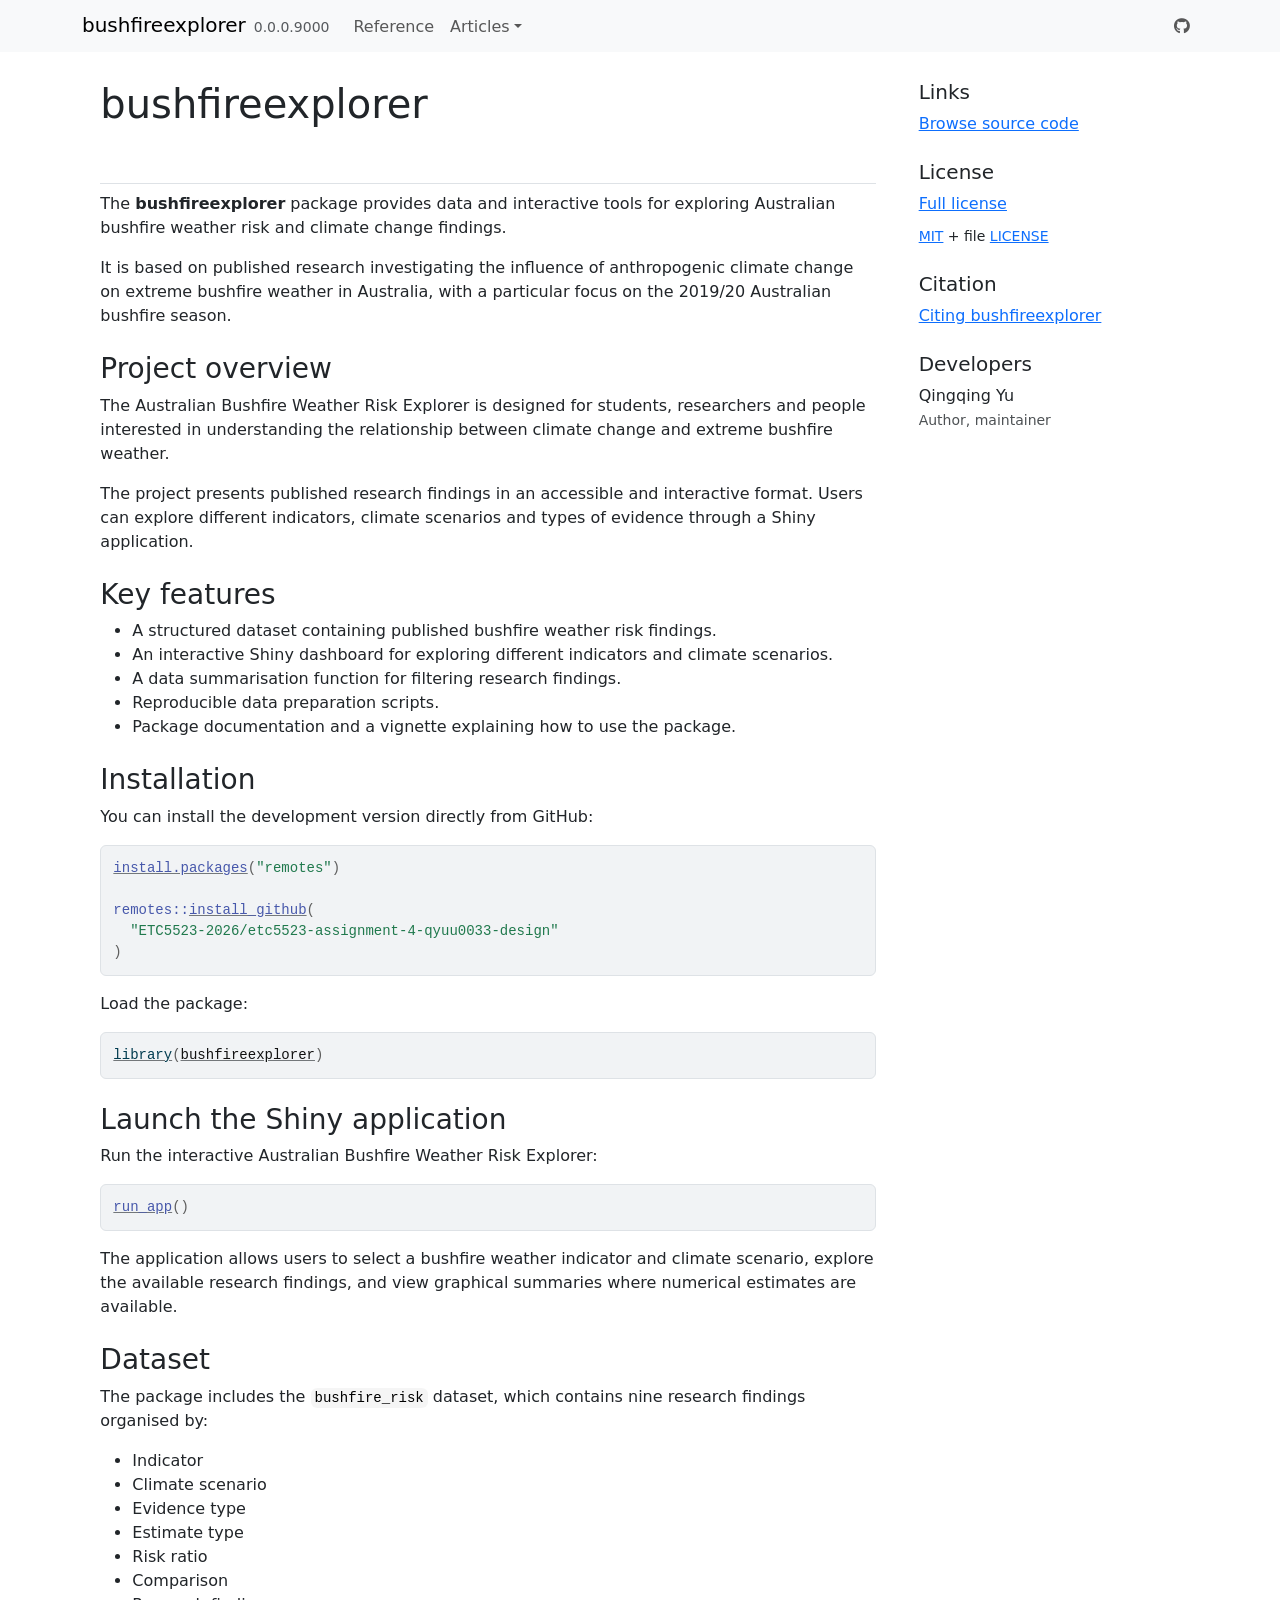
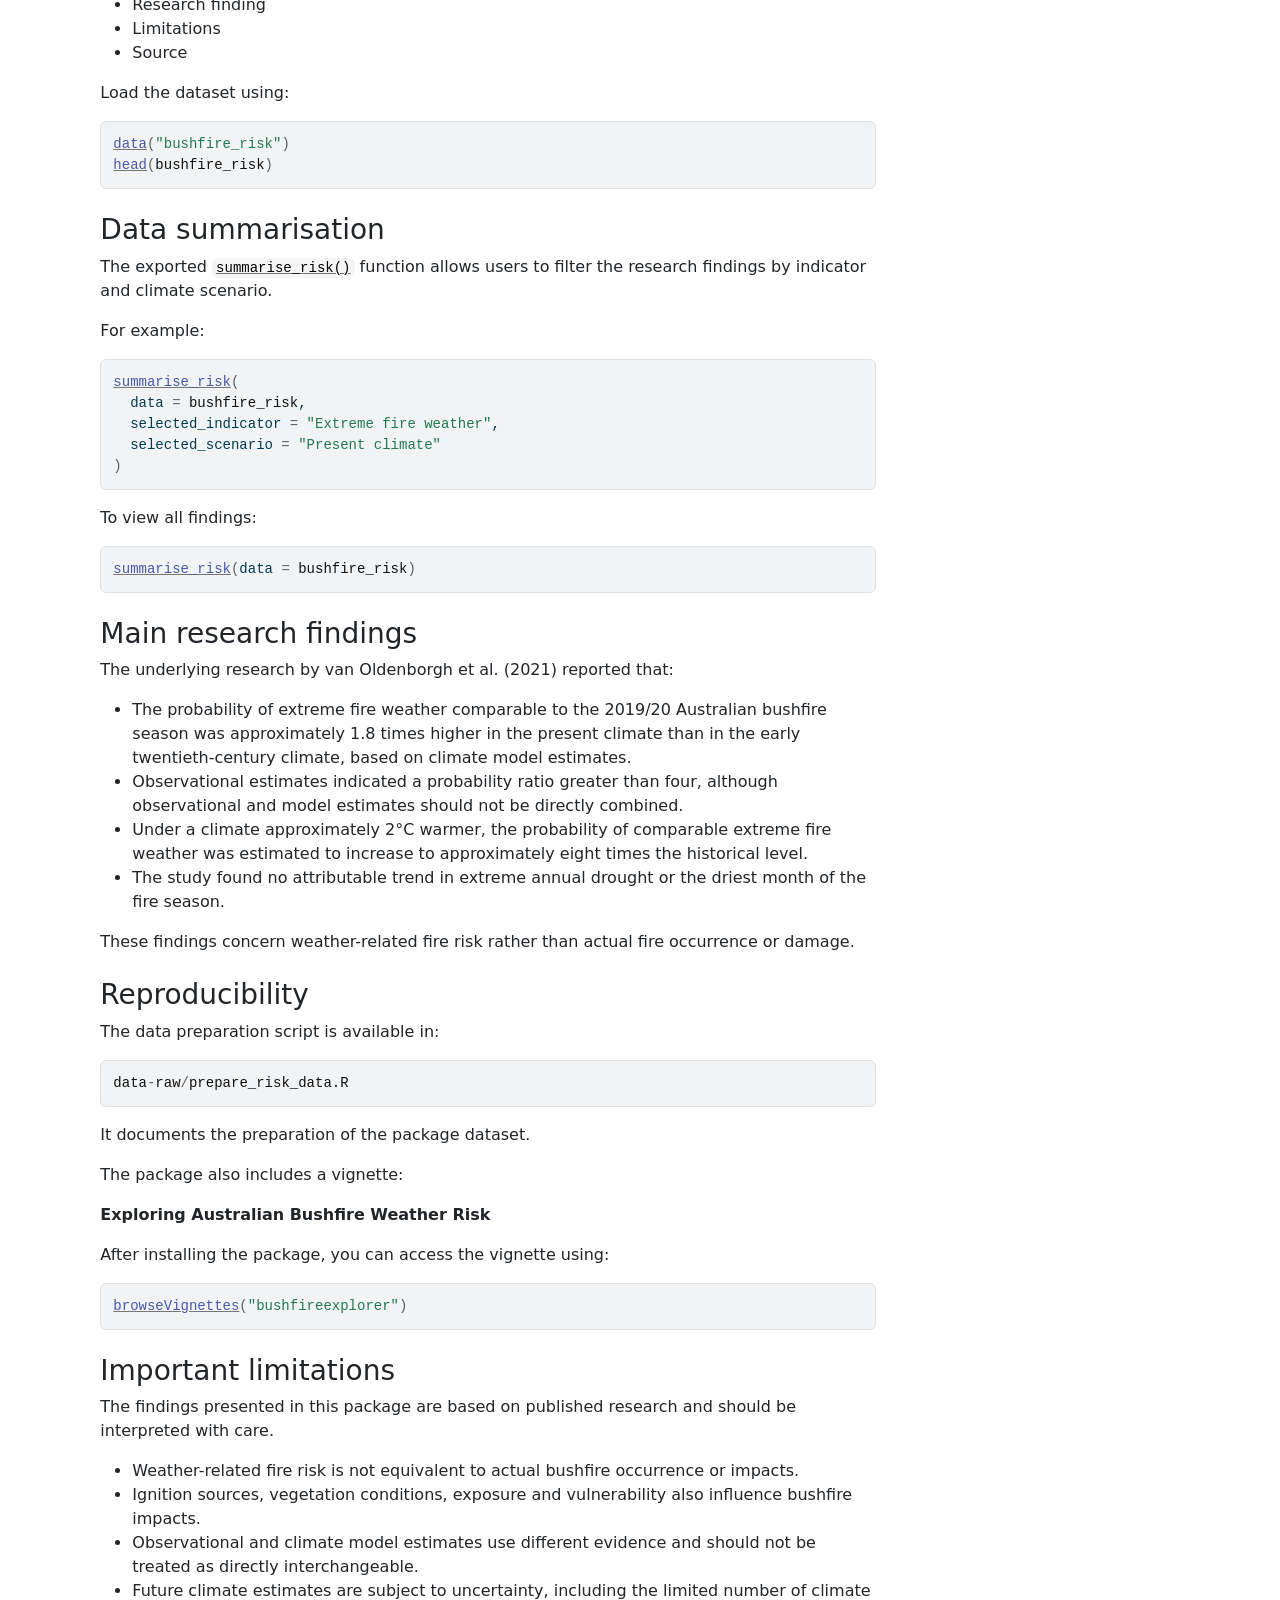
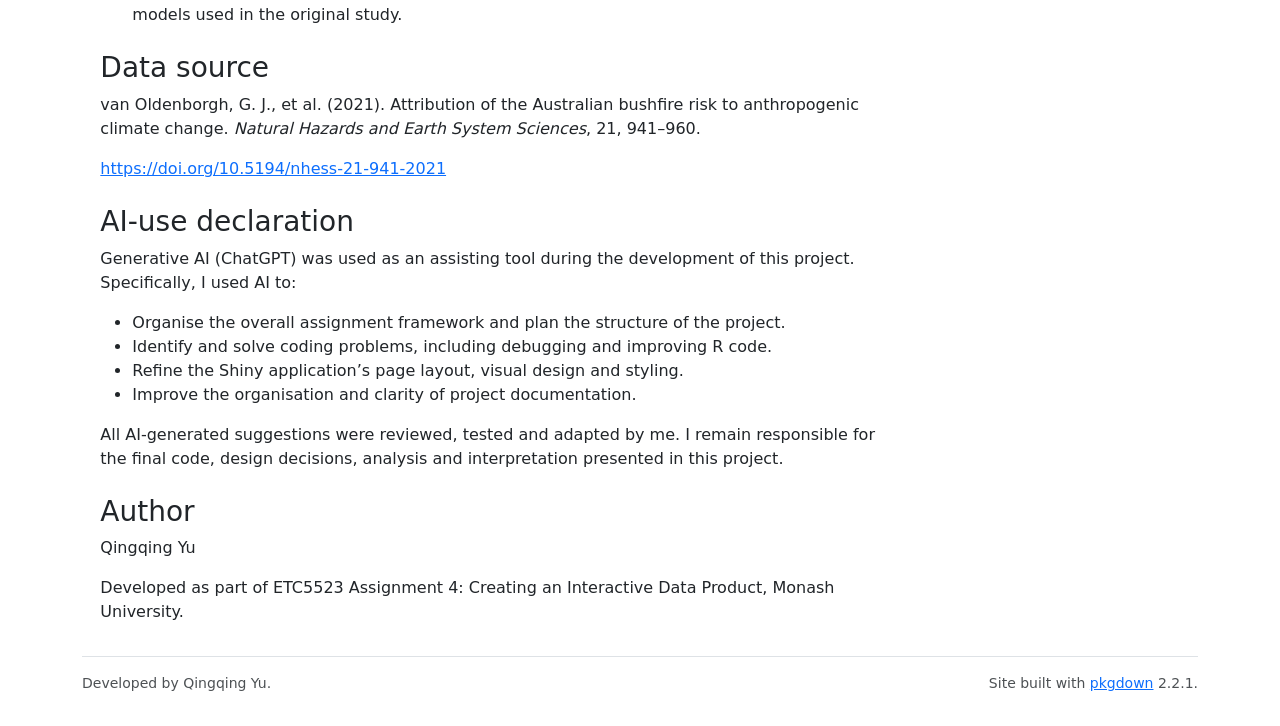
<file: docs/index.html>
<!DOCTYPE html>
<!-- Generated by pkgdown: do not edit by hand --><html lang="en">
<head>
<meta http-equiv="Content-Type" content="text/html; charset=UTF-8">
<meta charset="utf-8">
<meta http-equiv="X-UA-Compatible" content="IE=edge">
<meta name="viewport" content="width=device-width, initial-scale=1, shrink-to-fit=no">
<title>Australian Bushfire Weather Risk Explorer • bushfireexplorer</title>
<script src="deps/jquery-3.6.0/jquery-3.6.0.min.js"></script><meta name="viewport" content="width=device-width, initial-scale=1, shrink-to-fit=no">
<link href="deps/bootstrap-5.3.1/bootstrap.min.css" rel="stylesheet">
<script src="deps/bootstrap-5.3.1/bootstrap.bundle.min.js"></script><link href="deps/font-awesome-6.5.2/css/all.min.css" rel="stylesheet">
<link href="deps/font-awesome-6.5.2/css/v4-shims.min.css" rel="stylesheet">
<script src="deps/headroom-0.11.0/headroom.min.js"></script><script src="deps/headroom-0.11.0/jQuery.headroom.min.js"></script><script src="deps/bootstrap-toc-1.0.1/bootstrap-toc.min.js"></script><script src="deps/clipboard.js-2.0.11/clipboard.min.js"></script><script src="deps/search-1.0.0/autocomplete.jquery.min.js"></script><script src="deps/search-1.0.0/fuse.min.js"></script><script src="deps/search-1.0.0/mark.min.js"></script><!-- pkgdown --><script src="pkgdown.js"></script><meta property="og:title" content="Australian Bushfire Weather Risk Explorer">
<meta name="description" content="Provides data and interactive tools for exploring Australian bushfire weather risk and climate change findings.">
<meta property="og:description" content="Provides data and interactive tools for exploring Australian bushfire weather risk and climate change findings.">
</head>
<body>
    <a href="#main" class="visually-hidden-focusable">Skip to contents</a>


    <nav class="navbar navbar-expand-lg fixed-top bg-light" data-bs-theme="light" aria-label="Site navigation"><div class="container">

    <a class="navbar-brand me-2" href="index.html">bushfireexplorer</a>

    <small class="nav-text text-muted me-auto" data-bs-toggle="tooltip" data-bs-placement="bottom" title="">0.0.0.9000</small>


    <button class="navbar-toggler" type="button" data-bs-toggle="collapse" data-bs-target="#navbar" aria-controls="navbar" aria-expanded="false" aria-label="Toggle navigation">
      <span class="navbar-toggler-icon"></span>
    </button>

    <div id="navbar" class="collapse navbar-collapse ms-3">
      <ul class="navbar-nav me-auto">
<li class="nav-item"><a class="nav-link" href="reference/index.html">Reference</a></li>
<li class="nav-item dropdown">
  <button class="nav-link dropdown-toggle" type="button" id="dropdown-articles" data-bs-toggle="dropdown" aria-expanded="false" aria-haspopup="true">Articles</button>
  <ul class="dropdown-menu" aria-labelledby="dropdown-articles">
<li><a class="dropdown-item" href="articles/exploring-bushfire-risk.html">Exploring Australian Bushfire Weather Risk</a></li>
  </ul>
</li>
      </ul>
<ul class="navbar-nav">
<li class="nav-item"><a class="external-link nav-link" href="https://github.com/ETC5523-2026/etc5523-assignment-4-qyuu0033-design" aria-label="GitHub"><span class="fa fa-github"></span></a></li>
      </ul>
</div>


  </div>
</nav><div class="container template-home">
<div class="row">
  <main id="main" class="col-md-9"><div class="section level1">
<div class="page-header"><h1 id="bushfireexplorer">bushfireexplorer<a class="anchor" aria-label="anchor" href="#bushfireexplorer"></a>
</h1></div>
<!-- badges: start -->
<!-- badges: end -->
<p>The <strong>bushfireexplorer</strong> package provides data and interactive tools for exploring Australian bushfire weather risk and climate change findings.</p>
<p>It is based on published research investigating the influence of anthropogenic climate change on extreme bushfire weather in Australia, with a particular focus on the 2019/20 Australian bushfire season.</p>
<div class="section level2">
<h2 id="project-overview">Project overview<a class="anchor" aria-label="anchor" href="#project-overview"></a>
</h2>
<p>The Australian Bushfire Weather Risk Explorer is designed for students, researchers and people interested in understanding the relationship between climate change and extreme bushfire weather.</p>
<p>The project presents published research findings in an accessible and interactive format. Users can explore different indicators, climate scenarios and types of evidence through a Shiny application.</p>
</div>
<div class="section level2">
<h2 id="key-features">Key features<a class="anchor" aria-label="anchor" href="#key-features"></a>
</h2>
<ul>
<li>A structured dataset containing published bushfire weather risk findings.</li>
<li>An interactive Shiny dashboard for exploring different indicators and climate scenarios.</li>
<li>A data summarisation function for filtering research findings.</li>
<li>Reproducible data preparation scripts.</li>
<li>Package documentation and a vignette explaining how to use the package.</li>
</ul>
</div>
<div class="section level2">
<h2 id="installation">Installation<a class="anchor" aria-label="anchor" href="#installation"></a>
</h2>
<p>You can install the development version directly from GitHub:</p>
<div class="sourceCode" id="cb1"><pre class="downlit sourceCode r">
<code class="sourceCode R"><span><span class="fu"><a href="https://rdrr.io/r/utils/install.packages.html" class="external-link">install.packages</a></span><span class="op">(</span><span class="st">"remotes"</span><span class="op">)</span></span>
<span></span>
<span><span class="fu">remotes</span><span class="fu">::</span><span class="fu"><a href="https://remotes.r-lib.org/reference/install_github.html" class="external-link">install_github</a></span><span class="op">(</span></span>
<span>  <span class="st">"ETC5523-2026/etc5523-assignment-4-qyuu0033-design"</span></span>
<span><span class="op">)</span></span></code></pre></div>
<p>Load the package:</p>
<div class="sourceCode" id="cb2"><pre class="downlit sourceCode r">
<code class="sourceCode R"><span><span class="kw"><a href="https://rdrr.io/r/base/library.html" class="external-link">library</a></span><span class="op">(</span><span class="va"><a href="https://etc5523-2026.github.io/etc5523-assignment-4-qyuu0033-design/">bushfireexplorer</a></span><span class="op">)</span></span></code></pre></div>
</div>
<div class="section level2">
<h2 id="launch-the-shiny-application">Launch the Shiny application<a class="anchor" aria-label="anchor" href="#launch-the-shiny-application"></a>
</h2>
<p>Run the interactive Australian Bushfire Weather Risk Explorer:</p>
<div class="sourceCode" id="cb3"><pre class="downlit sourceCode r">
<code class="sourceCode R"><span><span class="fu"><a href="reference/run_app.html">run_app</a></span><span class="op">(</span><span class="op">)</span></span></code></pre></div>
<p>The application allows users to select a bushfire weather indicator and climate scenario, explore the available research findings, and view graphical summaries where numerical estimates are available.</p>
</div>
<div class="section level2">
<h2 id="dataset">Dataset<a class="anchor" aria-label="anchor" href="#dataset"></a>
</h2>
<p>The package includes the <code>bushfire_risk</code> dataset, which contains nine research findings organised by:</p>
<ul>
<li>Indicator</li>
<li>Climate scenario</li>
<li>Evidence type</li>
<li>Estimate type</li>
<li>Risk ratio</li>
<li>Comparison</li>
<li>Research finding</li>
<li>Limitations</li>
<li>Source</li>
</ul>
<p>Load the dataset using:</p>
<div class="sourceCode" id="cb4"><pre class="downlit sourceCode r">
<code class="sourceCode R"><span><span class="fu"><a href="https://rdrr.io/r/utils/data.html" class="external-link">data</a></span><span class="op">(</span><span class="st">"bushfire_risk"</span><span class="op">)</span></span>
<span><span class="fu"><a href="https://rdrr.io/r/utils/head.html" class="external-link">head</a></span><span class="op">(</span><span class="va">bushfire_risk</span><span class="op">)</span></span></code></pre></div>
</div>
<div class="section level2">
<h2 id="data-summarisation">Data summarisation<a class="anchor" aria-label="anchor" href="#data-summarisation"></a>
</h2>
<p>The exported <code><a href="reference/summarise_risk.html">summarise_risk()</a></code> function allows users to filter the research findings by indicator and climate scenario.</p>
<p>For example:</p>
<div class="sourceCode" id="cb5"><pre class="downlit sourceCode r">
<code class="sourceCode R"><span><span class="fu"><a href="reference/summarise_risk.html">summarise_risk</a></span><span class="op">(</span></span>
<span>  data <span class="op">=</span> <span class="va">bushfire_risk</span>,</span>
<span>  selected_indicator <span class="op">=</span> <span class="st">"Extreme fire weather"</span>,</span>
<span>  selected_scenario <span class="op">=</span> <span class="st">"Present climate"</span></span>
<span><span class="op">)</span></span></code></pre></div>
<p>To view all findings:</p>
<div class="sourceCode" id="cb6"><pre class="downlit sourceCode r">
<code class="sourceCode R"><span><span class="fu"><a href="reference/summarise_risk.html">summarise_risk</a></span><span class="op">(</span>data <span class="op">=</span> <span class="va">bushfire_risk</span><span class="op">)</span></span></code></pre></div>
</div>
<div class="section level2">
<h2 id="main-research-findings">Main research findings<a class="anchor" aria-label="anchor" href="#main-research-findings"></a>
</h2>
<p>The underlying research by van Oldenborgh et al. (2021) reported that:</p>
<ul>
<li>The probability of extreme fire weather comparable to the 2019/20 Australian bushfire season was approximately 1.8 times higher in the present climate than in the early twentieth-century climate, based on climate model estimates.</li>
<li>Observational estimates indicated a probability ratio greater than four, although observational and model estimates should not be directly combined.</li>
<li>Under a climate approximately 2°C warmer, the probability of comparable extreme fire weather was estimated to increase to approximately eight times the historical level.</li>
<li>The study found no attributable trend in extreme annual drought or the driest month of the fire season.</li>
</ul>
<p>These findings concern weather-related fire risk rather than actual fire occurrence or damage.</p>
</div>
<div class="section level2">
<h2 id="reproducibility">Reproducibility<a class="anchor" aria-label="anchor" href="#reproducibility"></a>
</h2>
<p>The data preparation script is available in:</p>
<pre class="text"><code><span><span class="va">data</span><span class="op">-</span><span class="va">raw</span><span class="op">/</span><span class="va">prepare_risk_data.R</span></span></code></pre>
<p>It documents the preparation of the package dataset.</p>
<p>The package also includes a vignette:</p>
<p><strong>Exploring Australian Bushfire Weather Risk</strong></p>
<p>After installing the package, you can access the vignette using:</p>
<div class="sourceCode" id="cb8"><pre class="downlit sourceCode r">
<code class="sourceCode R"><span><span class="fu"><a href="https://rdrr.io/r/utils/browseVignettes.html" class="external-link">browseVignettes</a></span><span class="op">(</span><span class="st">"bushfireexplorer"</span><span class="op">)</span></span></code></pre></div>
</div>
<div class="section level2">
<h2 id="important-limitations">Important limitations<a class="anchor" aria-label="anchor" href="#important-limitations"></a>
</h2>
<p>The findings presented in this package are based on published research and should be interpreted with care.</p>
<ul>
<li>Weather-related fire risk is not equivalent to actual bushfire occurrence or impacts.</li>
<li>Ignition sources, vegetation conditions, exposure and vulnerability also influence bushfire impacts.</li>
<li>Observational and climate model estimates use different evidence and should not be treated as directly interchangeable.</li>
<li>Future climate estimates are subject to uncertainty, including the limited number of climate models used in the original study.</li>
</ul>
</div>
<div class="section level2">
<h2 id="data-source">Data source<a class="anchor" aria-label="anchor" href="#data-source"></a>
</h2>
<p>van Oldenborgh, G. J., et al. (2021). Attribution of the Australian bushfire risk to anthropogenic climate change. <em>Natural Hazards and Earth System Sciences</em>, 21, 941–960.</p>
<p><a href="https://doi.org/10.5194/nhess-21-941-2021" class="external-link uri">https://doi.org/10.5194/nhess-21-941-2021</a></p>
</div>
<div class="section level2">
<h2 id="ai-use-declaration">AI-use declaration<a class="anchor" aria-label="anchor" href="#ai-use-declaration"></a>
</h2>
<p>Generative AI (ChatGPT) was used as an assisting tool during the development of this project. Specifically, I used AI to:</p>
<ul>
<li>Organise the overall assignment framework and plan the structure of the project.</li>
<li>Identify and solve coding problems, including debugging and improving R code.</li>
<li>Refine the Shiny application’s page layout, visual design and styling.</li>
<li>Improve the organisation and clarity of project documentation.</li>
</ul>
<p>All AI-generated suggestions were reviewed, tested and adapted by me. I remain responsible for the final code, design decisions, analysis and interpretation presented in this project.</p>
</div>
<div class="section level2">
<h2 id="author">Author<a class="anchor" aria-label="anchor" href="#author"></a>
</h2>
<p>Qingqing Yu</p>
<p>Developed as part of ETC5523 Assignment 4: Creating an Interactive Data Product, Monash University.</p>
</div>
</div>
  </main><aside class="col-md-3"><div class="links">
<h2 data-toc-skip>Links</h2>
<ul class="list-unstyled">
<li><a href="https://github.com/ETC5523-2026/etc5523-assignment-4-qyuu0033-design/" class="external-link">Browse source code</a></li>
</ul>
</div>

<div class="license">
<h2 data-toc-skip>License</h2>
<ul class="list-unstyled">
<li><a href="LICENSE.html">Full license</a></li>
<li><small><a href="https://opensource.org/licenses/mit-license.php" class="external-link">MIT</a> + file <a href="LICENSE-text.html">LICENSE</a></small></li>
</ul>
</div>


<div class="citation">
<h2 data-toc-skip>Citation</h2>
<ul class="list-unstyled">
<li><a href="authors.html#citation">Citing bushfireexplorer</a></li>
</ul>
</div>

<div class="developers">
<h2 data-toc-skip>Developers</h2>
<ul class="list-unstyled">
<li>Qingqing Yu <br><small class="roles"> Author, maintainer </small>   </li>
</ul>
</div>



  </aside>
</div>


    <footer><div class="pkgdown-footer-left">
  <p>Developed by Qingqing Yu.</p>
</div>

<div class="pkgdown-footer-right">
  <p>Site built with <a href="https://pkgdown.r-lib.org/" class="external-link">pkgdown</a> 2.2.1.</p>
</div>

    </footer>
</div>





  </body>
</html>
</file>
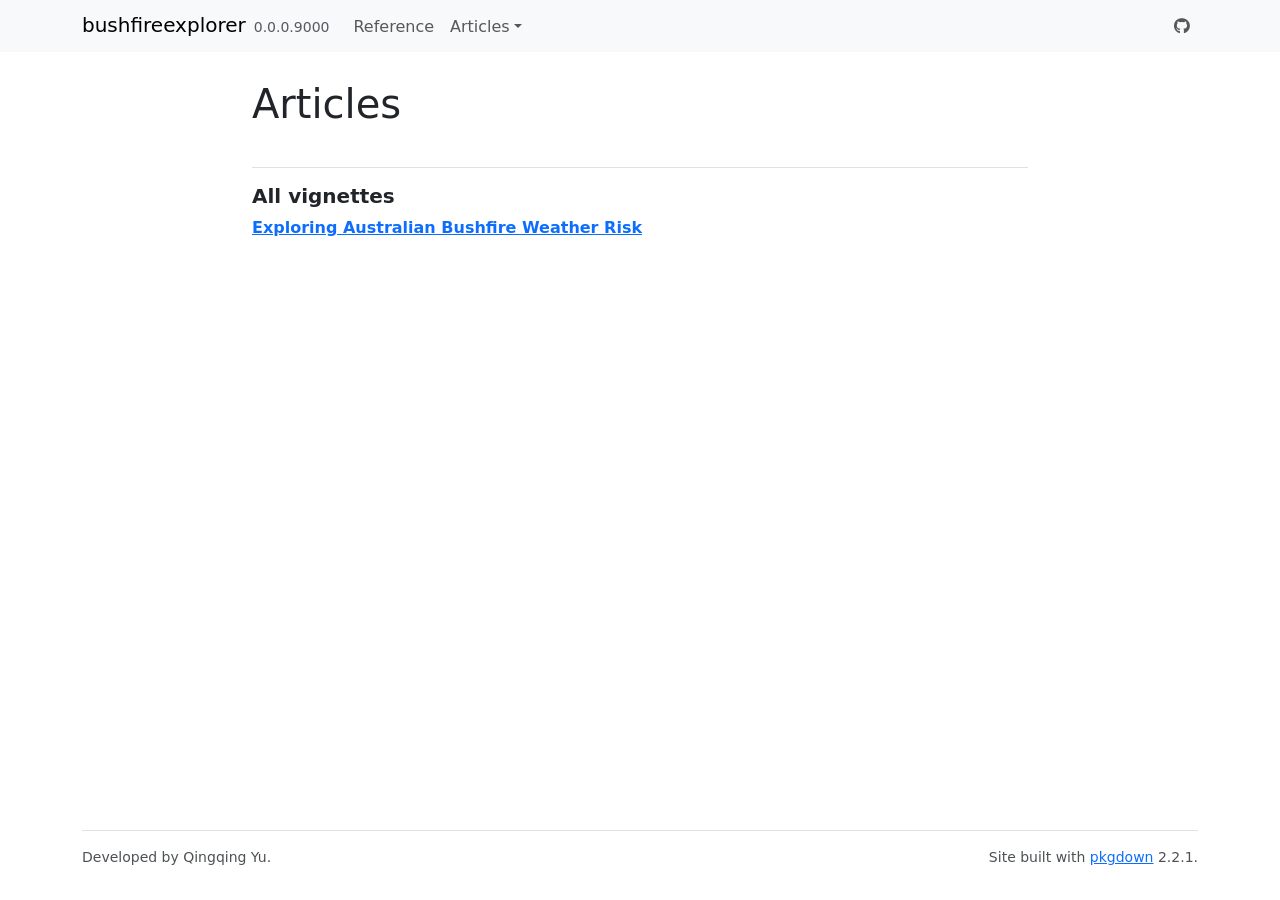
<file: docs/articles/index.html>
<!DOCTYPE html>
<!-- Generated by pkgdown: do not edit by hand --><html lang="en"><head><meta http-equiv="Content-Type" content="text/html; charset=UTF-8"><meta charset="utf-8"><meta http-equiv="X-UA-Compatible" content="IE=edge"><meta name="viewport" content="width=device-width, initial-scale=1, shrink-to-fit=no"><title>Articles • bushfireexplorer</title><script src="../deps/jquery-3.6.0/jquery-3.6.0.min.js"></script><meta name="viewport" content="width=device-width, initial-scale=1, shrink-to-fit=no"><link href="../deps/bootstrap-5.3.1/bootstrap.min.css" rel="stylesheet"><script src="../deps/bootstrap-5.3.1/bootstrap.bundle.min.js"></script><link href="../deps/font-awesome-6.5.2/css/all.min.css" rel="stylesheet"><link href="../deps/font-awesome-6.5.2/css/v4-shims.min.css" rel="stylesheet"><script src="../deps/headroom-0.11.0/headroom.min.js"></script><script src="../deps/headroom-0.11.0/jQuery.headroom.min.js"></script><script src="../deps/bootstrap-toc-1.0.1/bootstrap-toc.min.js"></script><script src="../deps/clipboard.js-2.0.11/clipboard.min.js"></script><script src="../deps/search-1.0.0/autocomplete.jquery.min.js"></script><script src="../deps/search-1.0.0/fuse.min.js"></script><script src="../deps/search-1.0.0/mark.min.js"></script><!-- pkgdown --><script src="../pkgdown.js"></script><meta property="og:title" content="Articles"></head><body>
    <a href="#main" class="visually-hidden-focusable">Skip to contents</a>


    <nav class="navbar navbar-expand-lg fixed-top bg-light" data-bs-theme="light" aria-label="Site navigation"><div class="container">

    <a class="navbar-brand me-2" href="../index.html">bushfireexplorer</a>

    <small class="nav-text text-muted me-auto" data-bs-toggle="tooltip" data-bs-placement="bottom" title="">0.0.0.9000</small>


    <button class="navbar-toggler" type="button" data-bs-toggle="collapse" data-bs-target="#navbar" aria-controls="navbar" aria-expanded="false" aria-label="Toggle navigation">
      <span class="navbar-toggler-icon"></span>
    </button>

    <div id="navbar" class="collapse navbar-collapse ms-3">
      <ul class="navbar-nav me-auto"><li class="nav-item"><a class="nav-link" href="../reference/index.html">Reference</a></li>
<li class="nav-item dropdown">
  <button class="nav-link dropdown-toggle" type="button" id="dropdown-articles" data-bs-toggle="dropdown" aria-expanded="false" aria-haspopup="true">Articles</button>
  <ul class="dropdown-menu" aria-labelledby="dropdown-articles"><li><a class="dropdown-item" href="../articles/exploring-bushfire-risk.html">Exploring Australian Bushfire Weather Risk</a></li>
  </ul></li>
      </ul><ul class="navbar-nav"><li class="nav-item"><a class="external-link nav-link" href="https://github.com/ETC5523-2026/etc5523-assignment-4-qyuu0033-design" aria-label="GitHub"><span class="fa fa-github"></span></a></li>
      </ul></div>


  </div>
</nav><div class="container template-article-index">
<div class="row">
  <main id="main" class="col-md-9"><div class="page-header">

      <h1>Articles</h1>
    </div>

    <div class="section ">
      <h3>All vignettes</h3>
      <div class="section-desc"></div>

      <dl><dt><a href="exploring-bushfire-risk.html">Exploring Australian Bushfire Weather Risk</a></dt>
        <dd>
      </dd></dl></div>
  </main></div>


    <footer><div class="pkgdown-footer-left">
  <p>Developed by Qingqing Yu.</p>
</div>

<div class="pkgdown-footer-right">
  <p>Site built with <a href="https://pkgdown.r-lib.org/" class="external-link">pkgdown</a> 2.2.1.</p>
</div>

    </footer></div>





  </body></html>
</file>
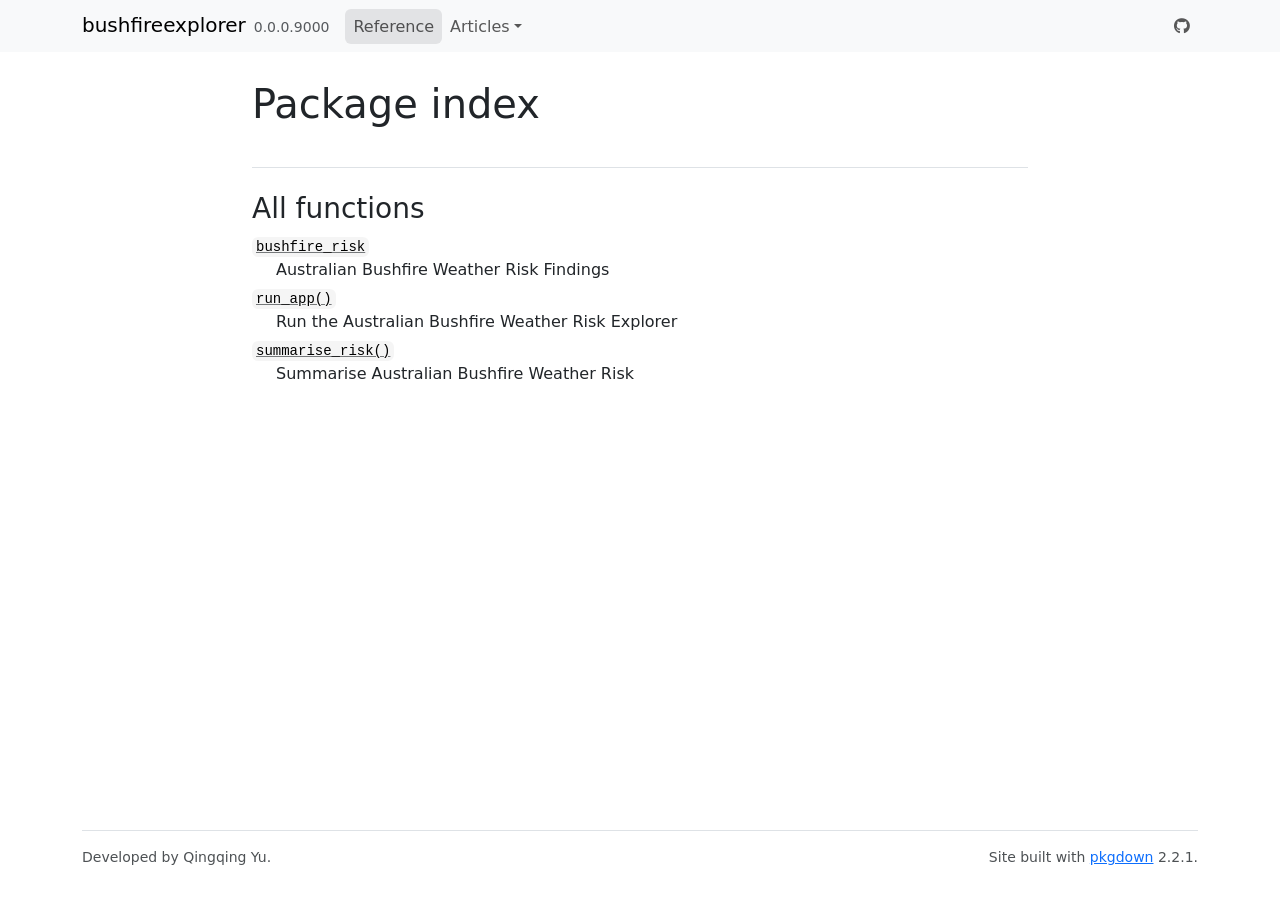
<file: docs/reference/index.html>
<!DOCTYPE html>
<!-- Generated by pkgdown: do not edit by hand --><html lang="en"><head><meta http-equiv="Content-Type" content="text/html; charset=UTF-8"><meta charset="utf-8"><meta http-equiv="X-UA-Compatible" content="IE=edge"><meta name="viewport" content="width=device-width, initial-scale=1, shrink-to-fit=no"><title>Package index • bushfireexplorer</title><script src="../deps/jquery-3.6.0/jquery-3.6.0.min.js"></script><meta name="viewport" content="width=device-width, initial-scale=1, shrink-to-fit=no"><link href="../deps/bootstrap-5.3.1/bootstrap.min.css" rel="stylesheet"><script src="../deps/bootstrap-5.3.1/bootstrap.bundle.min.js"></script><link href="../deps/font-awesome-6.5.2/css/all.min.css" rel="stylesheet"><link href="../deps/font-awesome-6.5.2/css/v4-shims.min.css" rel="stylesheet"><script src="../deps/headroom-0.11.0/headroom.min.js"></script><script src="../deps/headroom-0.11.0/jQuery.headroom.min.js"></script><script src="../deps/bootstrap-toc-1.0.1/bootstrap-toc.min.js"></script><script src="../deps/clipboard.js-2.0.11/clipboard.min.js"></script><script src="../deps/search-1.0.0/autocomplete.jquery.min.js"></script><script src="../deps/search-1.0.0/fuse.min.js"></script><script src="../deps/search-1.0.0/mark.min.js"></script><!-- pkgdown --><script src="../pkgdown.js"></script><meta property="og:title" content="Package index"></head><body>
    <a href="#main" class="visually-hidden-focusable">Skip to contents</a>


    <nav class="navbar navbar-expand-lg fixed-top bg-light" data-bs-theme="light" aria-label="Site navigation"><div class="container">

    <a class="navbar-brand me-2" href="../index.html">bushfireexplorer</a>

    <small class="nav-text text-muted me-auto" data-bs-toggle="tooltip" data-bs-placement="bottom" title="">0.0.0.9000</small>


    <button class="navbar-toggler" type="button" data-bs-toggle="collapse" data-bs-target="#navbar" aria-controls="navbar" aria-expanded="false" aria-label="Toggle navigation">
      <span class="navbar-toggler-icon"></span>
    </button>

    <div id="navbar" class="collapse navbar-collapse ms-3">
      <ul class="navbar-nav me-auto"><li class="active nav-item"><a class="nav-link" href="../reference/index.html">Reference</a></li>
<li class="nav-item dropdown">
  <button class="nav-link dropdown-toggle" type="button" id="dropdown-articles" data-bs-toggle="dropdown" aria-expanded="false" aria-haspopup="true">Articles</button>
  <ul class="dropdown-menu" aria-labelledby="dropdown-articles"><li><a class="dropdown-item" href="../articles/exploring-bushfire-risk.html">Exploring Australian Bushfire Weather Risk</a></li>
  </ul></li>
      </ul><ul class="navbar-nav"><li class="nav-item"><a class="external-link nav-link" href="https://github.com/ETC5523-2026/etc5523-assignment-4-qyuu0033-design" aria-label="GitHub"><span class="fa fa-github"></span></a></li>
      </ul></div>


  </div>
</nav><div class="container template-reference-index">
<div class="row">
  <main id="main" class="col-md-9"><div class="page-header">

      <h1>Package index</h1>
    </div>

    <div class="section level2">
      <h2 id="all-functions">All functions<a class="anchor" aria-label="anchor" href="#all-functions"></a></h2>



      <dl></dl></div><div class="section level2">




      <dl><dt>

          <code><a href="bushfire_risk.html">bushfire_risk</a></code>

        </dt>
        <dd>Australian Bushfire Weather Risk Findings</dd>

        <dt>

          <code><a href="run_app.html">run_app()</a></code>

        </dt>
        <dd>Run the Australian Bushfire Weather Risk Explorer</dd>

        <dt>

          <code><a href="summarise_risk.html">summarise_risk()</a></code>

        </dt>
        <dd>Summarise Australian Bushfire Weather Risk</dd>
      </dl></div>
  </main></div>


    <footer><div class="pkgdown-footer-left">
  <p>Developed by Qingqing Yu.</p>
</div>

<div class="pkgdown-footer-right">
  <p>Site built with <a href="https://pkgdown.r-lib.org/" class="external-link">pkgdown</a> 2.2.1.</p>
</div>

    </footer></div>





  </body></html>
</file>
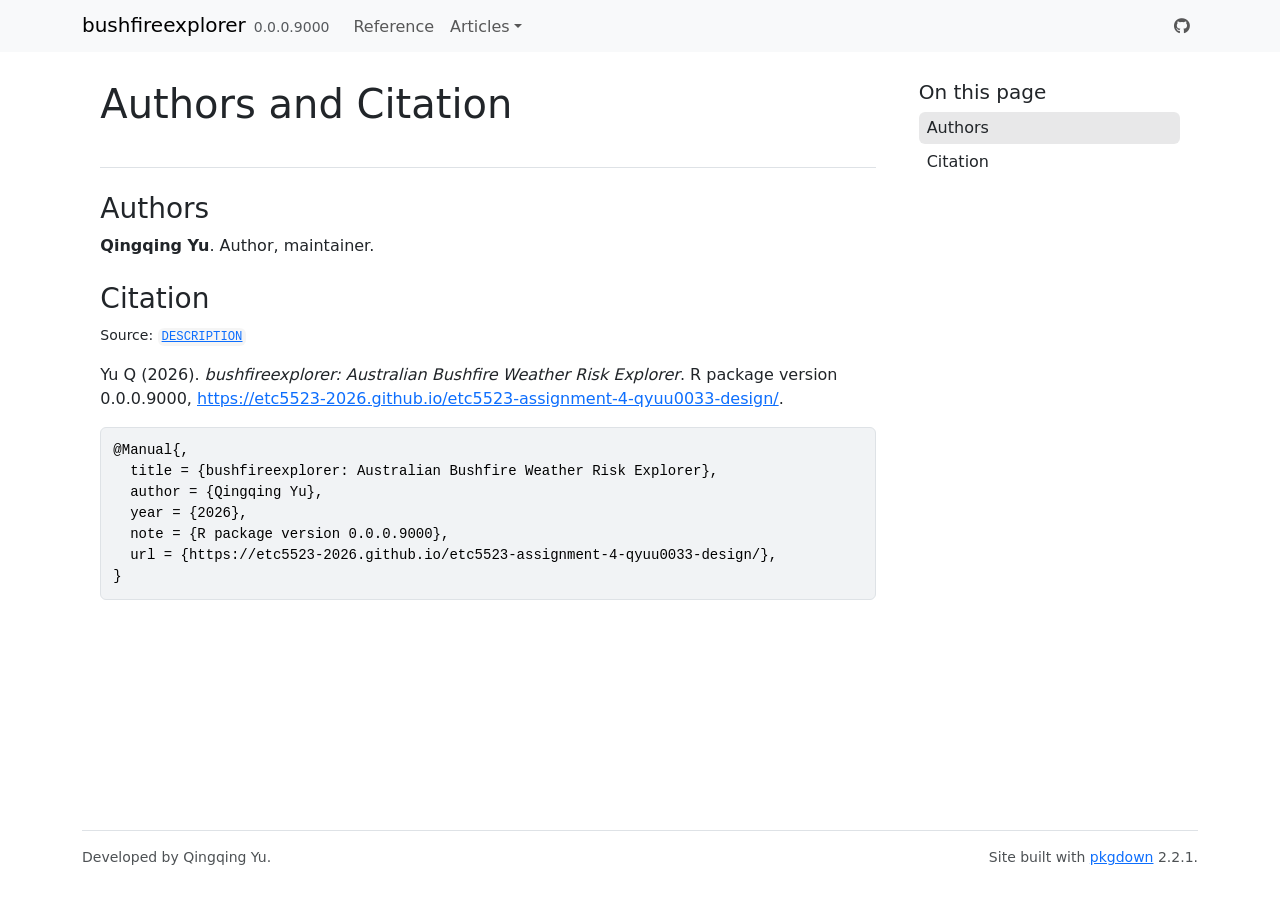
<file: docs/authors.html>
<!DOCTYPE html>
<!-- Generated by pkgdown: do not edit by hand --><html lang="en"><head><meta http-equiv="Content-Type" content="text/html; charset=UTF-8"><meta charset="utf-8"><meta http-equiv="X-UA-Compatible" content="IE=edge"><meta name="viewport" content="width=device-width, initial-scale=1, shrink-to-fit=no"><title>Authors and Citation • bushfireexplorer</title><script src="deps/jquery-3.6.0/jquery-3.6.0.min.js"></script><meta name="viewport" content="width=device-width, initial-scale=1, shrink-to-fit=no"><link href="deps/bootstrap-5.3.1/bootstrap.min.css" rel="stylesheet"><script src="deps/bootstrap-5.3.1/bootstrap.bundle.min.js"></script><link href="deps/font-awesome-6.5.2/css/all.min.css" rel="stylesheet"><link href="deps/font-awesome-6.5.2/css/v4-shims.min.css" rel="stylesheet"><script src="deps/headroom-0.11.0/headroom.min.js"></script><script src="deps/headroom-0.11.0/jQuery.headroom.min.js"></script><script src="deps/bootstrap-toc-1.0.1/bootstrap-toc.min.js"></script><script src="deps/clipboard.js-2.0.11/clipboard.min.js"></script><script src="deps/search-1.0.0/autocomplete.jquery.min.js"></script><script src="deps/search-1.0.0/fuse.min.js"></script><script src="deps/search-1.0.0/mark.min.js"></script><!-- pkgdown --><script src="pkgdown.js"></script><meta property="og:title" content="Authors and Citation"></head><body>
    <a href="#main" class="visually-hidden-focusable">Skip to contents</a>


    <nav class="navbar navbar-expand-lg fixed-top bg-light" data-bs-theme="light" aria-label="Site navigation"><div class="container">

    <a class="navbar-brand me-2" href="index.html">bushfireexplorer</a>

    <small class="nav-text text-muted me-auto" data-bs-toggle="tooltip" data-bs-placement="bottom" title="">0.0.0.9000</small>


    <button class="navbar-toggler" type="button" data-bs-toggle="collapse" data-bs-target="#navbar" aria-controls="navbar" aria-expanded="false" aria-label="Toggle navigation">
      <span class="navbar-toggler-icon"></span>
    </button>

    <div id="navbar" class="collapse navbar-collapse ms-3">
      <ul class="navbar-nav me-auto"><li class="nav-item"><a class="nav-link" href="reference/index.html">Reference</a></li>
<li class="nav-item dropdown">
  <button class="nav-link dropdown-toggle" type="button" id="dropdown-articles" data-bs-toggle="dropdown" aria-expanded="false" aria-haspopup="true">Articles</button>
  <ul class="dropdown-menu" aria-labelledby="dropdown-articles"><li><a class="dropdown-item" href="articles/exploring-bushfire-risk.html">Exploring Australian Bushfire Weather Risk</a></li>
  </ul></li>
      </ul><ul class="navbar-nav"><li class="nav-item"><a class="external-link nav-link" href="https://github.com/ETC5523-2026/etc5523-assignment-4-qyuu0033-design" aria-label="GitHub"><span class="fa fa-github"></span></a></li>
      </ul></div>


  </div>
</nav><div class="container template-citation-authors">
<div class="row">
  <main id="main" class="col-md-9"><div class="page-header">

      <h1>Authors and Citation</h1>
    </div>

    <div class="section level2">
      <h2>Authors</h2>

      <ul class="list-unstyled"><li>
          <p><strong>Qingqing Yu</strong>. Author, maintainer.
          </p>
        </li>
      </ul></div>

    <div class="section level2">
      <h2 id="citation">Citation</h2>
      <p><small class="dont-index">Source: <a href="https://github.com/ETC5523-2026/etc5523-assignment-4-qyuu0033-design/blob/HEAD/DESCRIPTION" class="external-link"><code>DESCRIPTION</code></a></small></p>

      <p>Yu Q (2026).
<em>bushfireexplorer: Australian Bushfire Weather Risk Explorer</em>.
R package version 0.0.0.9000, <a href="https://etc5523-2026.github.io/etc5523-assignment-4-qyuu0033-design/">https://etc5523-2026.github.io/etc5523-assignment-4-qyuu0033-design/</a>.
</p>
      <pre>@Manual{,
  title = {bushfireexplorer: Australian Bushfire Weather Risk Explorer},
  author = {Qingqing Yu},
  year = {2026},
  note = {R package version 0.0.0.9000},
  url = {https://etc5523-2026.github.io/etc5523-assignment-4-qyuu0033-design/},
}</pre>
    </div>

  </main><aside class="col-md-3"><nav id="toc" aria-label="Table of contents"><h2>On this page</h2>
    </nav></aside></div>


    <footer><div class="pkgdown-footer-left">
  <p>Developed by Qingqing Yu.</p>
</div>

<div class="pkgdown-footer-right">
  <p>Site built with <a href="https://pkgdown.r-lib.org/" class="external-link">pkgdown</a> 2.2.1.</p>
</div>

    </footer></div>





  </body></html>
</file>
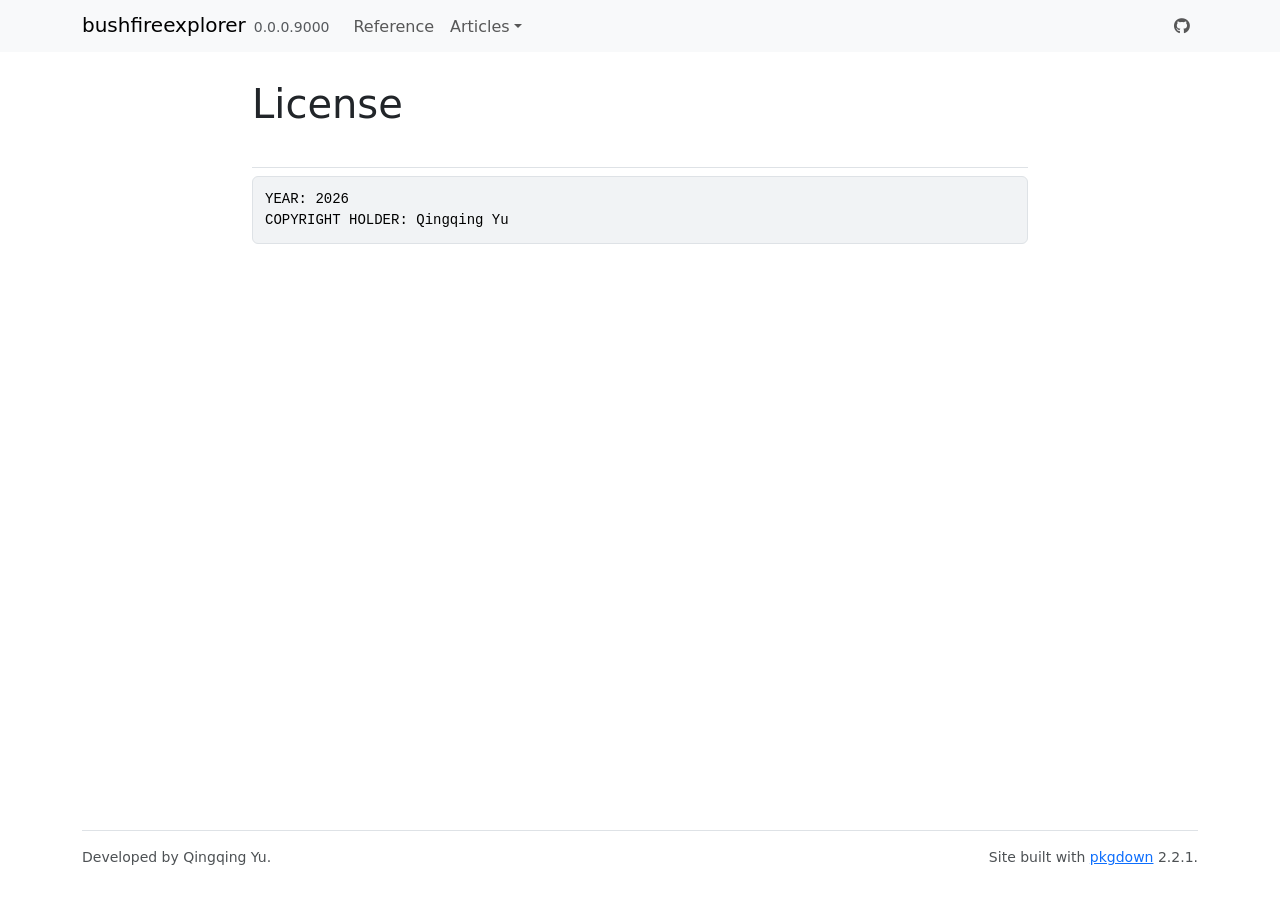
<file: docs/LICENSE-text.html>
<!DOCTYPE html>
<!-- Generated by pkgdown: do not edit by hand --><html lang="en"><head><meta http-equiv="Content-Type" content="text/html; charset=UTF-8"><meta charset="utf-8"><meta http-equiv="X-UA-Compatible" content="IE=edge"><meta name="viewport" content="width=device-width, initial-scale=1, shrink-to-fit=no"><title>License • bushfireexplorer</title><script src="deps/jquery-3.6.0/jquery-3.6.0.min.js"></script><meta name="viewport" content="width=device-width, initial-scale=1, shrink-to-fit=no"><link href="deps/bootstrap-5.3.1/bootstrap.min.css" rel="stylesheet"><script src="deps/bootstrap-5.3.1/bootstrap.bundle.min.js"></script><link href="deps/font-awesome-6.5.2/css/all.min.css" rel="stylesheet"><link href="deps/font-awesome-6.5.2/css/v4-shims.min.css" rel="stylesheet"><script src="deps/headroom-0.11.0/headroom.min.js"></script><script src="deps/headroom-0.11.0/jQuery.headroom.min.js"></script><script src="deps/bootstrap-toc-1.0.1/bootstrap-toc.min.js"></script><script src="deps/clipboard.js-2.0.11/clipboard.min.js"></script><script src="deps/search-1.0.0/autocomplete.jquery.min.js"></script><script src="deps/search-1.0.0/fuse.min.js"></script><script src="deps/search-1.0.0/mark.min.js"></script><!-- pkgdown --><script src="pkgdown.js"></script><meta property="og:title" content="License"></head><body>
    <a href="#main" class="visually-hidden-focusable">Skip to contents</a>


    <nav class="navbar navbar-expand-lg fixed-top bg-light" data-bs-theme="light" aria-label="Site navigation"><div class="container">

    <a class="navbar-brand me-2" href="index.html">bushfireexplorer</a>

    <small class="nav-text text-muted me-auto" data-bs-toggle="tooltip" data-bs-placement="bottom" title="">0.0.0.9000</small>


    <button class="navbar-toggler" type="button" data-bs-toggle="collapse" data-bs-target="#navbar" aria-controls="navbar" aria-expanded="false" aria-label="Toggle navigation">
      <span class="navbar-toggler-icon"></span>
    </button>

    <div id="navbar" class="collapse navbar-collapse ms-3">
      <ul class="navbar-nav me-auto"><li class="nav-item"><a class="nav-link" href="reference/index.html">Reference</a></li>
<li class="nav-item dropdown">
  <button class="nav-link dropdown-toggle" type="button" id="dropdown-articles" data-bs-toggle="dropdown" aria-expanded="false" aria-haspopup="true">Articles</button>
  <ul class="dropdown-menu" aria-labelledby="dropdown-articles"><li><a class="dropdown-item" href="articles/exploring-bushfire-risk.html">Exploring Australian Bushfire Weather Risk</a></li>
  </ul></li>
      </ul><ul class="navbar-nav"><li class="nav-item"><a class="external-link nav-link" href="https://github.com/ETC5523-2026/etc5523-assignment-4-qyuu0033-design" aria-label="GitHub"><span class="fa fa-github"></span></a></li>
      </ul></div>


  </div>
</nav><div class="container template-title-body">
<div class="row">
  <main id="main" class="col-md-9"><div class="page-header">

      <h1>License</h1>

    </div>

<pre>YEAR: 2026
COPYRIGHT HOLDER: Qingqing Yu
</pre>

  </main></div>


    <footer><div class="pkgdown-footer-left">
  <p>Developed by Qingqing Yu.</p>
</div>

<div class="pkgdown-footer-right">
  <p>Site built with <a href="https://pkgdown.r-lib.org/" class="external-link">pkgdown</a> 2.2.1.</p>
</div>

    </footer></div>





  </body></html>
</file>
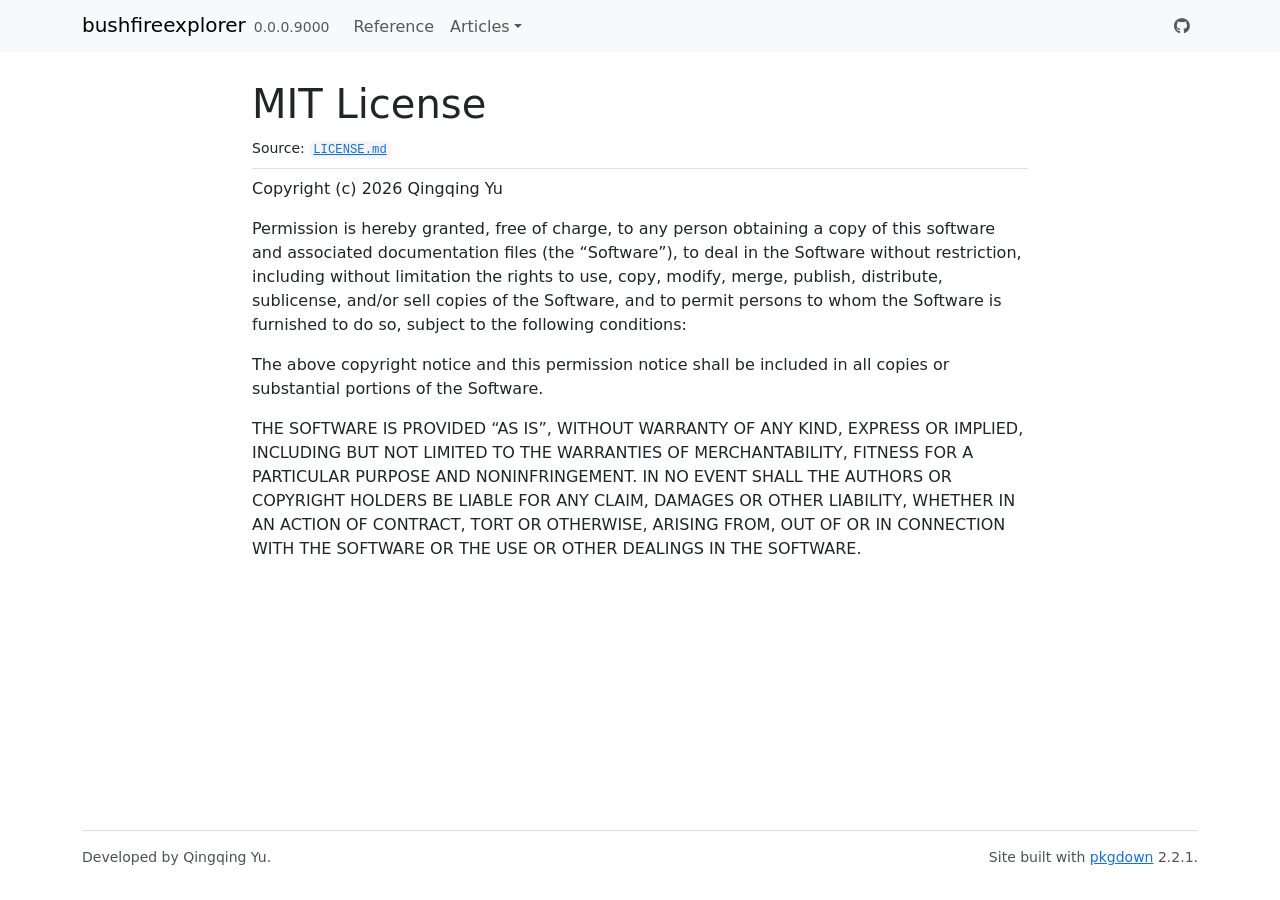
<file: docs/LICENSE.html>
<!DOCTYPE html>
<!-- Generated by pkgdown: do not edit by hand --><html lang="en"><head><meta http-equiv="Content-Type" content="text/html; charset=UTF-8"><meta charset="utf-8"><meta http-equiv="X-UA-Compatible" content="IE=edge"><meta name="viewport" content="width=device-width, initial-scale=1, shrink-to-fit=no"><title>MIT License • bushfireexplorer</title><script src="deps/jquery-3.6.0/jquery-3.6.0.min.js"></script><meta name="viewport" content="width=device-width, initial-scale=1, shrink-to-fit=no"><link href="deps/bootstrap-5.3.1/bootstrap.min.css" rel="stylesheet"><script src="deps/bootstrap-5.3.1/bootstrap.bundle.min.js"></script><link href="deps/font-awesome-6.5.2/css/all.min.css" rel="stylesheet"><link href="deps/font-awesome-6.5.2/css/v4-shims.min.css" rel="stylesheet"><script src="deps/headroom-0.11.0/headroom.min.js"></script><script src="deps/headroom-0.11.0/jQuery.headroom.min.js"></script><script src="deps/bootstrap-toc-1.0.1/bootstrap-toc.min.js"></script><script src="deps/clipboard.js-2.0.11/clipboard.min.js"></script><script src="deps/search-1.0.0/autocomplete.jquery.min.js"></script><script src="deps/search-1.0.0/fuse.min.js"></script><script src="deps/search-1.0.0/mark.min.js"></script><!-- pkgdown --><script src="pkgdown.js"></script><meta property="og:title" content="MIT License"></head><body>
    <a href="#main" class="visually-hidden-focusable">Skip to contents</a>


    <nav class="navbar navbar-expand-lg fixed-top bg-light" data-bs-theme="light" aria-label="Site navigation"><div class="container">

    <a class="navbar-brand me-2" href="index.html">bushfireexplorer</a>

    <small class="nav-text text-muted me-auto" data-bs-toggle="tooltip" data-bs-placement="bottom" title="">0.0.0.9000</small>


    <button class="navbar-toggler" type="button" data-bs-toggle="collapse" data-bs-target="#navbar" aria-controls="navbar" aria-expanded="false" aria-label="Toggle navigation">
      <span class="navbar-toggler-icon"></span>
    </button>

    <div id="navbar" class="collapse navbar-collapse ms-3">
      <ul class="navbar-nav me-auto"><li class="nav-item"><a class="nav-link" href="reference/index.html">Reference</a></li>
<li class="nav-item dropdown">
  <button class="nav-link dropdown-toggle" type="button" id="dropdown-articles" data-bs-toggle="dropdown" aria-expanded="false" aria-haspopup="true">Articles</button>
  <ul class="dropdown-menu" aria-labelledby="dropdown-articles"><li><a class="dropdown-item" href="articles/exploring-bushfire-risk.html">Exploring Australian Bushfire Weather Risk</a></li>
  </ul></li>
      </ul><ul class="navbar-nav"><li class="nav-item"><a class="external-link nav-link" href="https://github.com/ETC5523-2026/etc5523-assignment-4-qyuu0033-design" aria-label="GitHub"><span class="fa fa-github"></span></a></li>
      </ul></div>


  </div>
</nav><div class="container template-title-body">
<div class="row">
  <main id="main" class="col-md-9"><div class="page-header">

      <h1>MIT License</h1>
      <small class="dont-index">Source: <a href="https://github.com/ETC5523-2026/etc5523-assignment-4-qyuu0033-design/blob/HEAD/LICENSE.md" class="external-link"><code>LICENSE.md</code></a></small>
    </div>

<div id="mit-license" class="section level1">

<p>Copyright (c) 2026 Qingqing Yu</p>
<p>Permission is hereby granted, free of charge, to any person obtaining a copy of this software and associated documentation files (the “Software”), to deal in the Software without restriction, including without limitation the rights to use, copy, modify, merge, publish, distribute, sublicense, and/or sell copies of the Software, and to permit persons to whom the Software is furnished to do so, subject to the following conditions:</p>
<p>The above copyright notice and this permission notice shall be included in all copies or substantial portions of the Software.</p>
<p>THE SOFTWARE IS PROVIDED “AS IS”, WITHOUT WARRANTY OF ANY KIND, EXPRESS OR IMPLIED, INCLUDING BUT NOT LIMITED TO THE WARRANTIES OF MERCHANTABILITY, FITNESS FOR A PARTICULAR PURPOSE AND NONINFRINGEMENT. IN NO EVENT SHALL THE AUTHORS OR COPYRIGHT HOLDERS BE LIABLE FOR ANY CLAIM, DAMAGES OR OTHER LIABILITY, WHETHER IN AN ACTION OF CONTRACT, TORT OR OTHERWISE, ARISING FROM, OUT OF OR IN CONNECTION WITH THE SOFTWARE OR THE USE OR OTHER DEALINGS IN THE SOFTWARE.</p>
</div>

  </main></div>


    <footer><div class="pkgdown-footer-left">
  <p>Developed by Qingqing Yu.</p>
</div>

<div class="pkgdown-footer-right">
  <p>Site built with <a href="https://pkgdown.r-lib.org/" class="external-link">pkgdown</a> 2.2.1.</p>
</div>

    </footer></div>





  </body></html>
</file>
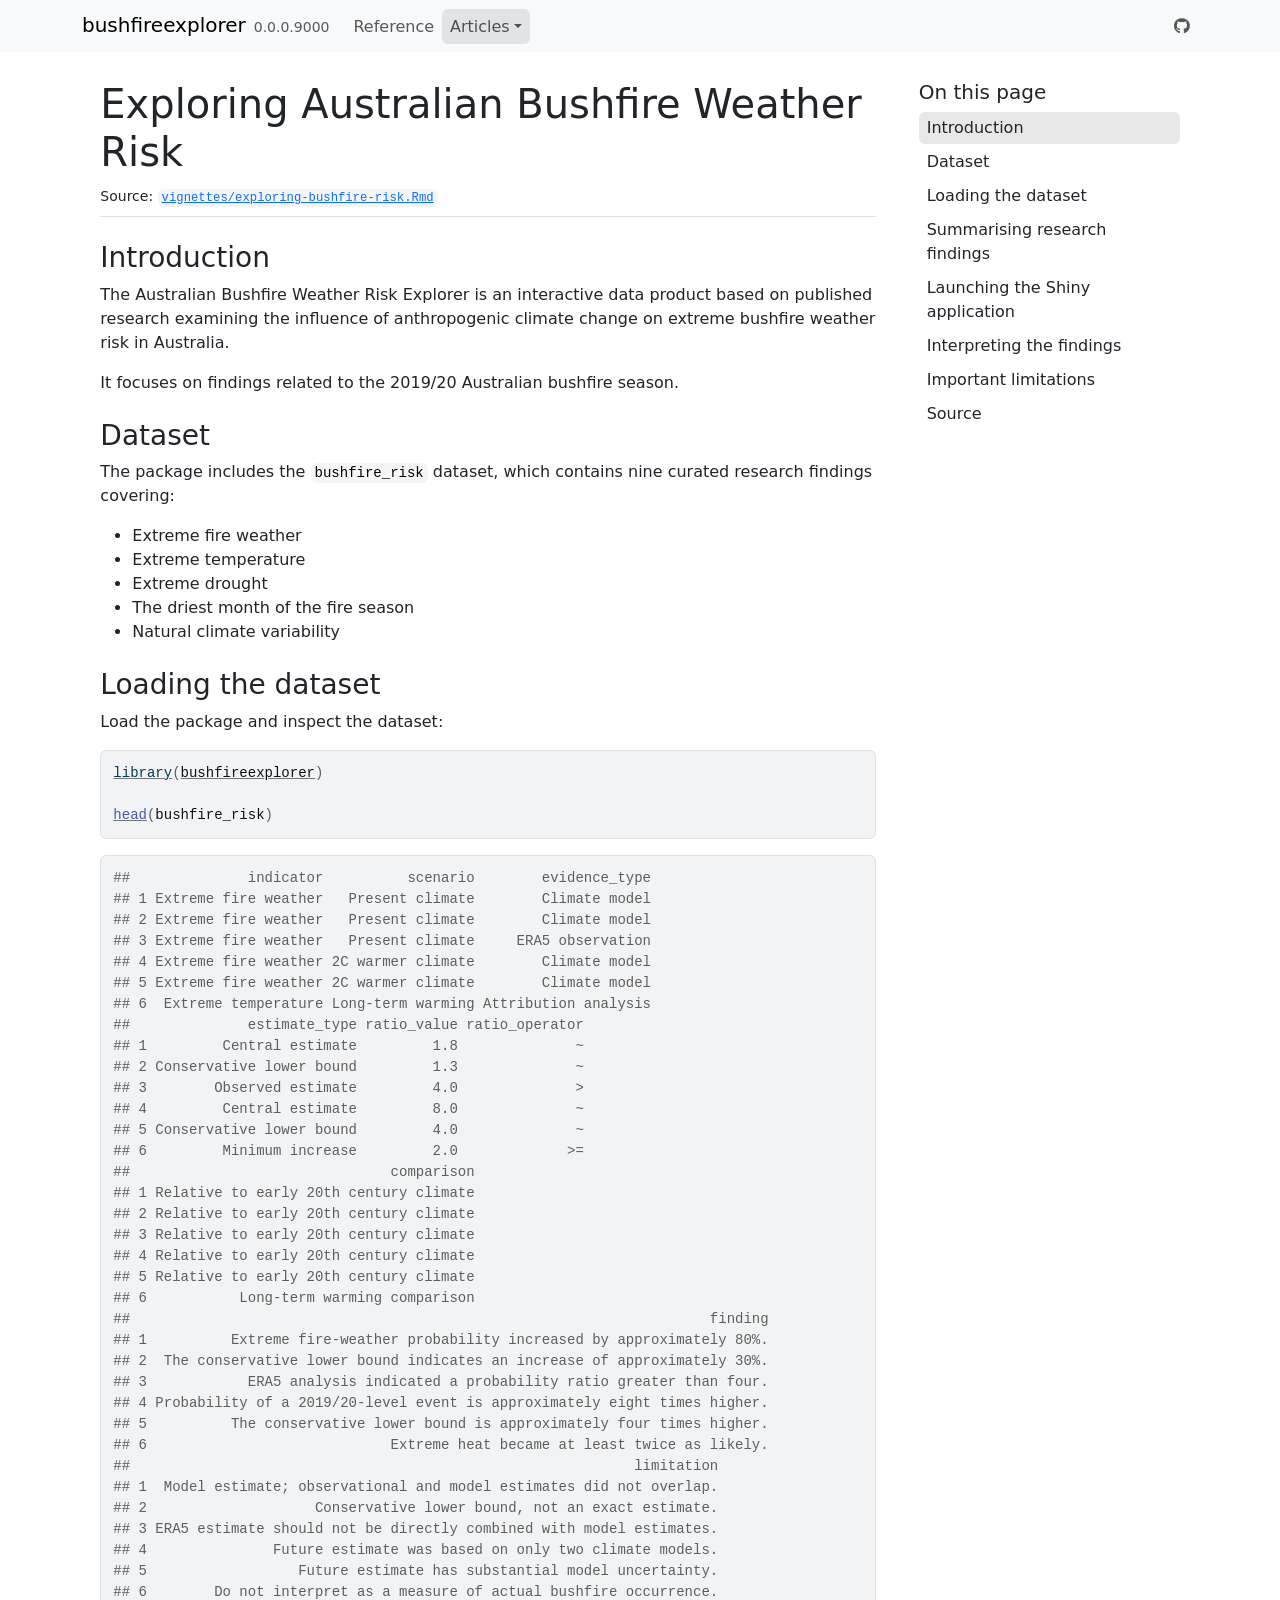
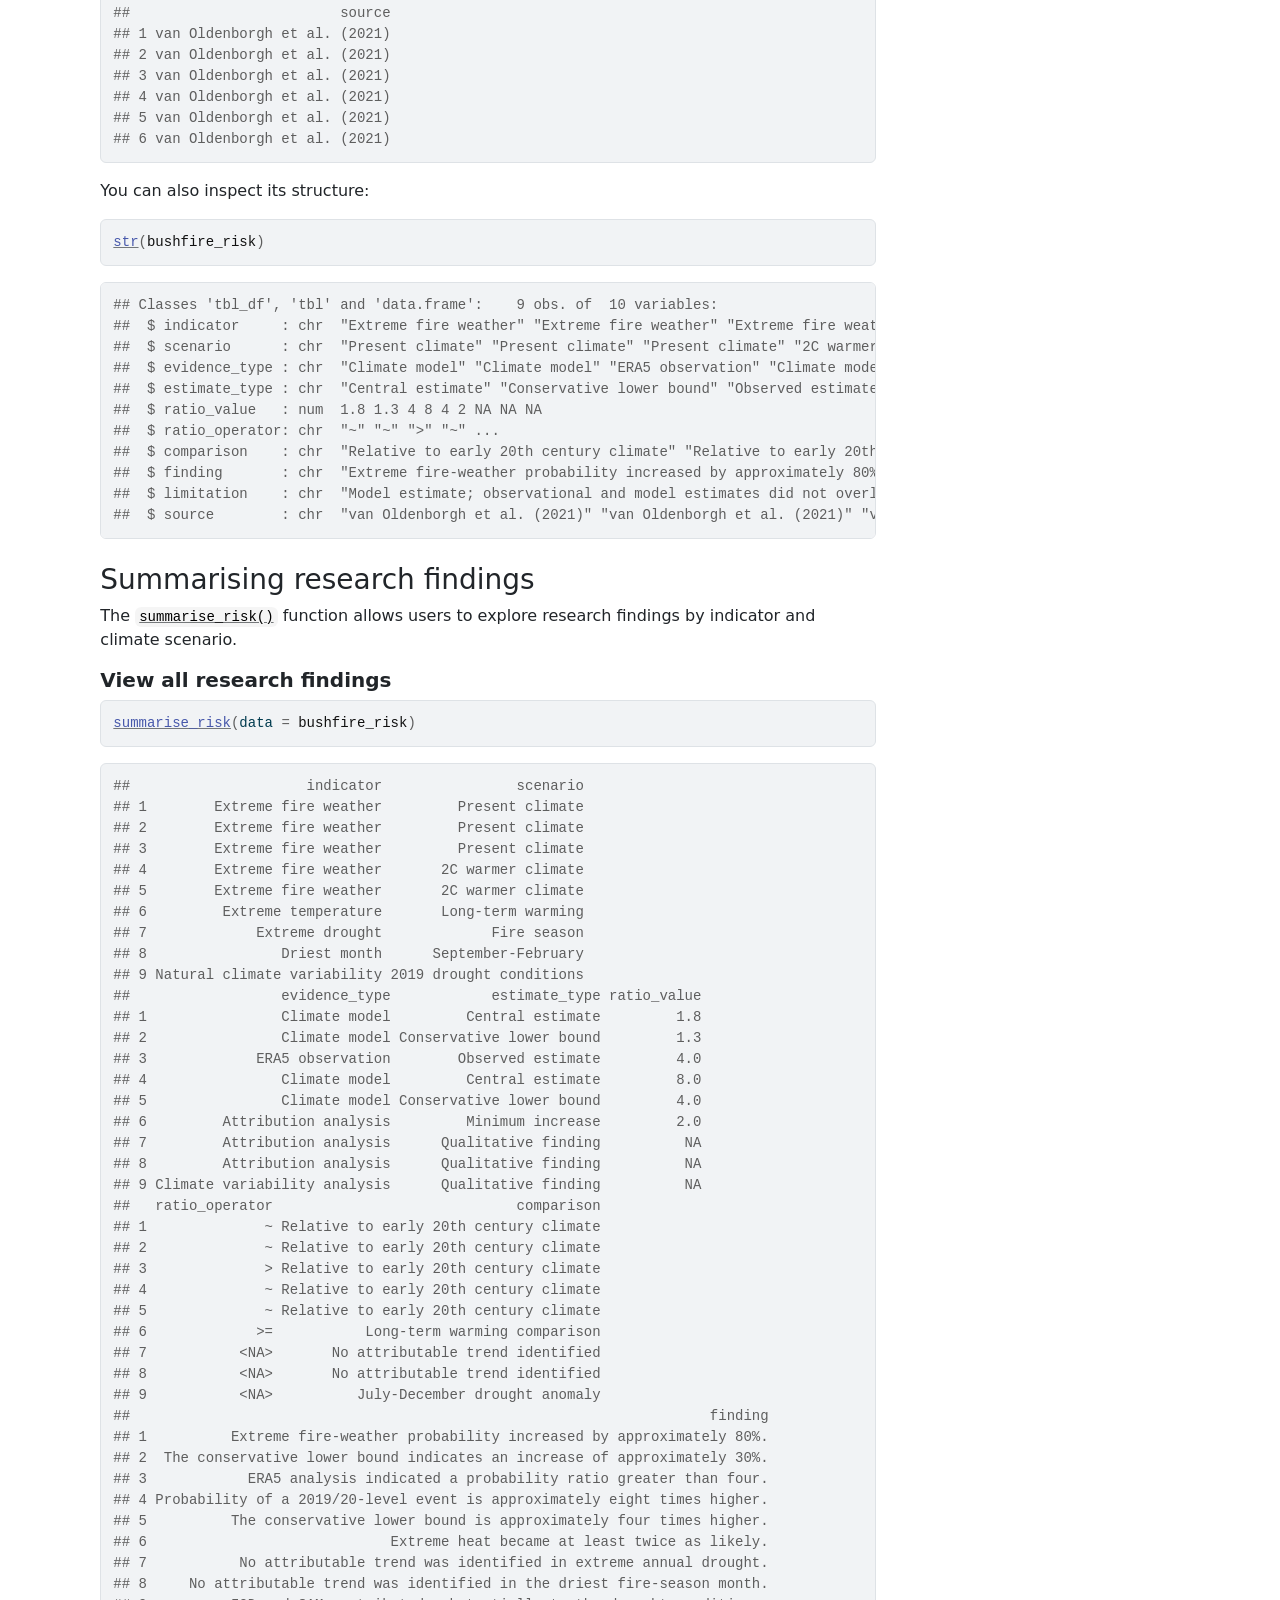
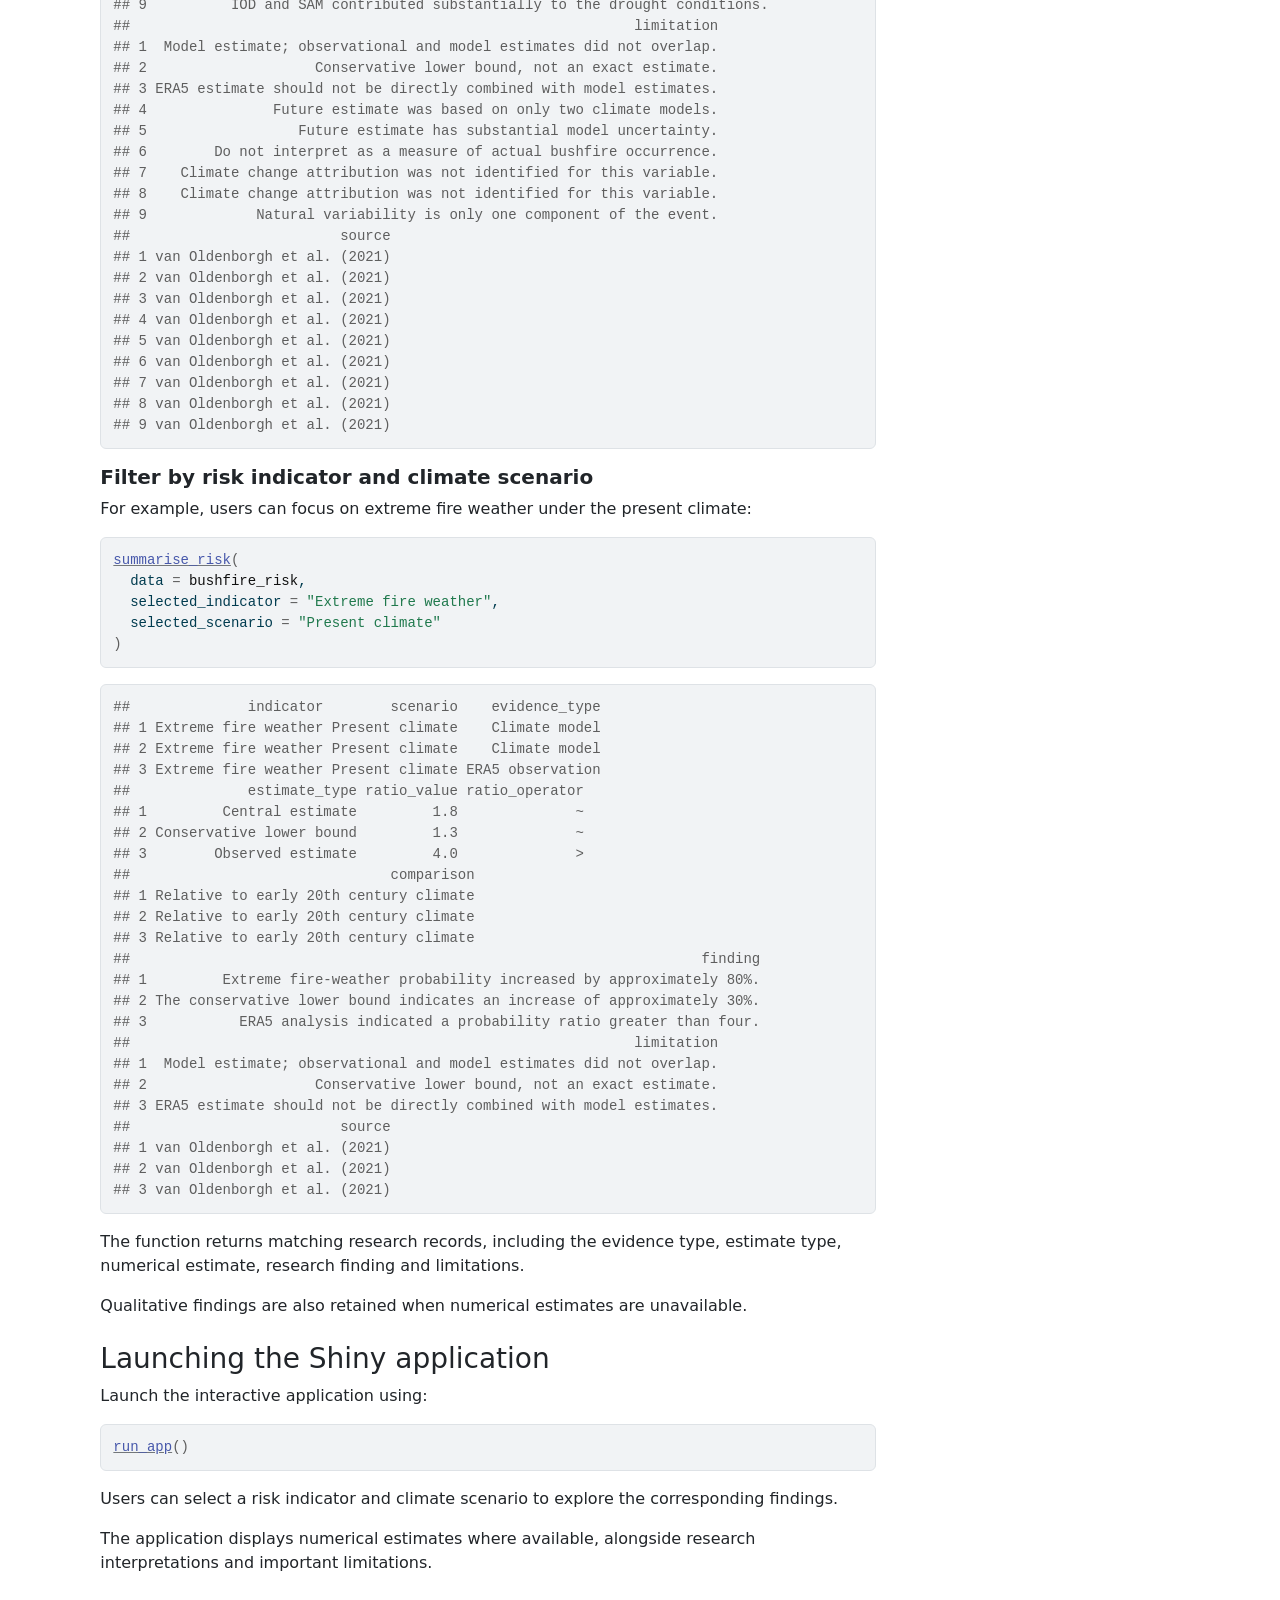
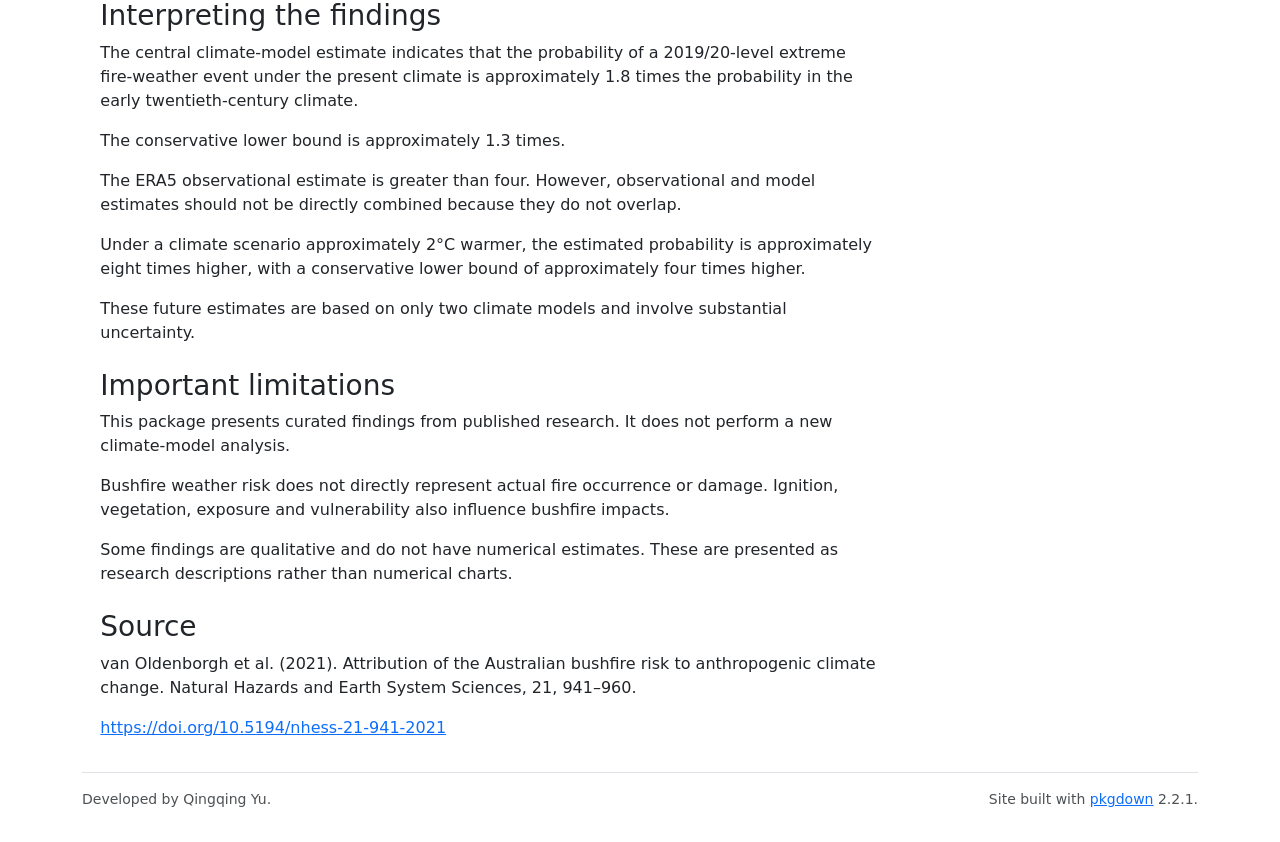
<file: docs/articles/exploring-bushfire-risk.html>
<!DOCTYPE html>
<!-- Generated by pkgdown: do not edit by hand --><html lang="en">
<head>
<meta http-equiv="Content-Type" content="text/html; charset=UTF-8">
<meta charset="utf-8">
<meta http-equiv="X-UA-Compatible" content="IE=edge">
<meta name="viewport" content="width=device-width, initial-scale=1, shrink-to-fit=no">
<title>Exploring Australian Bushfire Weather Risk • bushfireexplorer</title>
<script src="../deps/jquery-3.6.0/jquery-3.6.0.min.js"></script><meta name="viewport" content="width=device-width, initial-scale=1, shrink-to-fit=no">
<link href="../deps/bootstrap-5.3.1/bootstrap.min.css" rel="stylesheet">
<script src="../deps/bootstrap-5.3.1/bootstrap.bundle.min.js"></script><link href="../deps/font-awesome-6.5.2/css/all.min.css" rel="stylesheet">
<link href="../deps/font-awesome-6.5.2/css/v4-shims.min.css" rel="stylesheet">
<script src="../deps/headroom-0.11.0/headroom.min.js"></script><script src="../deps/headroom-0.11.0/jQuery.headroom.min.js"></script><script src="../deps/bootstrap-toc-1.0.1/bootstrap-toc.min.js"></script><script src="../deps/clipboard.js-2.0.11/clipboard.min.js"></script><script src="../deps/search-1.0.0/autocomplete.jquery.min.js"></script><script src="../deps/search-1.0.0/fuse.min.js"></script><script src="../deps/search-1.0.0/mark.min.js"></script><!-- pkgdown --><script src="../pkgdown.js"></script><meta property="og:title" content="Exploring Australian Bushfire Weather Risk">
</head>
<body>
    <a href="#main" class="visually-hidden-focusable">Skip to contents</a>


    <nav class="navbar navbar-expand-lg fixed-top bg-light" data-bs-theme="light" aria-label="Site navigation"><div class="container">

    <a class="navbar-brand me-2" href="../index.html">bushfireexplorer</a>

    <small class="nav-text text-muted me-auto" data-bs-toggle="tooltip" data-bs-placement="bottom" title="">0.0.0.9000</small>


    <button class="navbar-toggler" type="button" data-bs-toggle="collapse" data-bs-target="#navbar" aria-controls="navbar" aria-expanded="false" aria-label="Toggle navigation">
      <span class="navbar-toggler-icon"></span>
    </button>

    <div id="navbar" class="collapse navbar-collapse ms-3">
      <ul class="navbar-nav me-auto">
<li class="nav-item"><a class="nav-link" href="../reference/index.html">Reference</a></li>
<li class="active nav-item dropdown">
  <button class="nav-link dropdown-toggle" type="button" id="dropdown-articles" data-bs-toggle="dropdown" aria-expanded="false" aria-haspopup="true">Articles</button>
  <ul class="dropdown-menu" aria-labelledby="dropdown-articles">
<li><a class="dropdown-item" href="../articles/exploring-bushfire-risk.html">Exploring Australian Bushfire Weather Risk</a></li>
  </ul>
</li>
      </ul>
<ul class="navbar-nav">
<li class="nav-item"><a class="external-link nav-link" href="https://github.com/ETC5523-2026/etc5523-assignment-4-qyuu0033-design" aria-label="GitHub"><span class="fa fa-github"></span></a></li>
      </ul>
</div>


  </div>
</nav><div class="container template-article">




<div class="row">
  <main id="main" class="col-md-9"><div class="page-header">

      <h1>Exploring Australian Bushfire Weather Risk</h1>
            
      
      <small class="dont-index">Source: <a href="https://github.com/ETC5523-2026/etc5523-assignment-4-qyuu0033-design/blob/HEAD/vignettes/exploring-bushfire-risk.Rmd" class="external-link"><code>vignettes/exploring-bushfire-risk.Rmd</code></a></small>
      <div class="d-none name"><code>exploring-bushfire-risk.Rmd</code></div>
    </div>

    
    
<div class="section level2">
<h2 id="introduction">Introduction<a class="anchor" aria-label="anchor" href="#introduction"></a>
</h2>
<p>The Australian Bushfire Weather Risk Explorer is an interactive data
product based on published research examining the influence of
anthropogenic climate change on extreme bushfire weather risk in
Australia.</p>
<p>It focuses on findings related to the 2019/20 Australian bushfire
season.</p>
</div>
<div class="section level2">
<h2 id="dataset">Dataset<a class="anchor" aria-label="anchor" href="#dataset"></a>
</h2>
<p>The package includes the <code>bushfire_risk</code> dataset, which
contains nine curated research findings covering:</p>
<ul>
<li>Extreme fire weather</li>
<li>Extreme temperature</li>
<li>Extreme drought</li>
<li>The driest month of the fire season</li>
<li>Natural climate variability</li>
</ul>
</div>
<div class="section level2">
<h2 id="loading-the-dataset">Loading the dataset<a class="anchor" aria-label="anchor" href="#loading-the-dataset"></a>
</h2>
<p>Load the package and inspect the dataset:</p>
<div class="sourceCode" id="cb1"><pre class="downlit sourceCode r">
<code class="sourceCode R"><span><span class="kw"><a href="https://rdrr.io/r/base/library.html" class="external-link">library</a></span><span class="op">(</span><span class="va"><a href="https://etc5523-2026.github.io/etc5523-assignment-4-qyuu0033-design/">bushfireexplorer</a></span><span class="op">)</span></span>
<span></span>
<span><span class="fu"><a href="https://rdrr.io/r/utils/head.html" class="external-link">head</a></span><span class="op">(</span><span class="va">bushfire_risk</span><span class="op">)</span></span></code></pre></div>
<pre><code><span><span class="co">##              indicator          scenario        evidence_type</span></span>
<span><span class="co">## 1 Extreme fire weather   Present climate        Climate model</span></span>
<span><span class="co">## 2 Extreme fire weather   Present climate        Climate model</span></span>
<span><span class="co">## 3 Extreme fire weather   Present climate     ERA5 observation</span></span>
<span><span class="co">## 4 Extreme fire weather 2C warmer climate        Climate model</span></span>
<span><span class="co">## 5 Extreme fire weather 2C warmer climate        Climate model</span></span>
<span><span class="co">## 6  Extreme temperature Long-term warming Attribution analysis</span></span>
<span><span class="co">##              estimate_type ratio_value ratio_operator</span></span>
<span><span class="co">## 1         Central estimate         1.8              ~</span></span>
<span><span class="co">## 2 Conservative lower bound         1.3              ~</span></span>
<span><span class="co">## 3        Observed estimate         4.0              &gt;</span></span>
<span><span class="co">## 4         Central estimate         8.0              ~</span></span>
<span><span class="co">## 5 Conservative lower bound         4.0              ~</span></span>
<span><span class="co">## 6         Minimum increase         2.0             &gt;=</span></span>
<span><span class="co">##                               comparison</span></span>
<span><span class="co">## 1 Relative to early 20th century climate</span></span>
<span><span class="co">## 2 Relative to early 20th century climate</span></span>
<span><span class="co">## 3 Relative to early 20th century climate</span></span>
<span><span class="co">## 4 Relative to early 20th century climate</span></span>
<span><span class="co">## 5 Relative to early 20th century climate</span></span>
<span><span class="co">## 6           Long-term warming comparison</span></span>
<span><span class="co">##                                                                     finding</span></span>
<span><span class="co">## 1          Extreme fire-weather probability increased by approximately 80%.</span></span>
<span><span class="co">## 2  The conservative lower bound indicates an increase of approximately 30%.</span></span>
<span><span class="co">## 3            ERA5 analysis indicated a probability ratio greater than four.</span></span>
<span><span class="co">## 4 Probability of a 2019/20-level event is approximately eight times higher.</span></span>
<span><span class="co">## 5          The conservative lower bound is approximately four times higher.</span></span>
<span><span class="co">## 6                             Extreme heat became at least twice as likely.</span></span>
<span><span class="co">##                                                            limitation</span></span>
<span><span class="co">## 1  Model estimate; observational and model estimates did not overlap.</span></span>
<span><span class="co">## 2                    Conservative lower bound, not an exact estimate.</span></span>
<span><span class="co">## 3 ERA5 estimate should not be directly combined with model estimates.</span></span>
<span><span class="co">## 4               Future estimate was based on only two climate models.</span></span>
<span><span class="co">## 5                  Future estimate has substantial model uncertainty.</span></span>
<span><span class="co">## 6        Do not interpret as a measure of actual bushfire occurrence.</span></span>
<span><span class="co">##                         source</span></span>
<span><span class="co">## 1 van Oldenborgh et al. (2021)</span></span>
<span><span class="co">## 2 van Oldenborgh et al. (2021)</span></span>
<span><span class="co">## 3 van Oldenborgh et al. (2021)</span></span>
<span><span class="co">## 4 van Oldenborgh et al. (2021)</span></span>
<span><span class="co">## 5 van Oldenborgh et al. (2021)</span></span>
<span><span class="co">## 6 van Oldenborgh et al. (2021)</span></span></code></pre>
<p>You can also inspect its structure:</p>
<div class="sourceCode" id="cb3"><pre class="downlit sourceCode r">
<code class="sourceCode R"><span><span class="fu"><a href="https://rdrr.io/r/utils/str.html" class="external-link">str</a></span><span class="op">(</span><span class="va">bushfire_risk</span><span class="op">)</span></span></code></pre></div>
<pre><code><span><span class="co">## Classes 'tbl_df', 'tbl' and 'data.frame':    9 obs. of  10 variables:</span></span>
<span><span class="co">##  $ indicator     : chr  "Extreme fire weather" "Extreme fire weather" "Extreme fire weather" "Extreme fire weather" ...</span></span>
<span><span class="co">##  $ scenario      : chr  "Present climate" "Present climate" "Present climate" "2C warmer climate" ...</span></span>
<span><span class="co">##  $ evidence_type : chr  "Climate model" "Climate model" "ERA5 observation" "Climate model" ...</span></span>
<span><span class="co">##  $ estimate_type : chr  "Central estimate" "Conservative lower bound" "Observed estimate" "Central estimate" ...</span></span>
<span><span class="co">##  $ ratio_value   : num  1.8 1.3 4 8 4 2 NA NA NA</span></span>
<span><span class="co">##  $ ratio_operator: chr  "~" "~" "&gt;" "~" ...</span></span>
<span><span class="co">##  $ comparison    : chr  "Relative to early 20th century climate" "Relative to early 20th century climate" "Relative to early 20th century climate" "Relative to early 20th century climate" ...</span></span>
<span><span class="co">##  $ finding       : chr  "Extreme fire-weather probability increased by approximately 80%." "The conservative lower bound indicates an increase of approximately 30%." "ERA5 analysis indicated a probability ratio greater than four." "Probability of a 2019/20-level event is approximately eight times higher." ...</span></span>
<span><span class="co">##  $ limitation    : chr  "Model estimate; observational and model estimates did not overlap." "Conservative lower bound, not an exact estimate." "ERA5 estimate should not be directly combined with model estimates." "Future estimate was based on only two climate models." ...</span></span>
<span><span class="co">##  $ source        : chr  "van Oldenborgh et al. (2021)" "van Oldenborgh et al. (2021)" "van Oldenborgh et al. (2021)" "van Oldenborgh et al. (2021)" ...</span></span></code></pre>
</div>
<div class="section level2">
<h2 id="summarising-research-findings">Summarising research findings<a class="anchor" aria-label="anchor" href="#summarising-research-findings"></a>
</h2>
<p>The <code><a href="../reference/summarise_risk.html">summarise_risk()</a></code> function allows users to explore
research findings by indicator and climate scenario.</p>
<div class="section level3">
<h3 id="view-all-research-findings">View all research findings<a class="anchor" aria-label="anchor" href="#view-all-research-findings"></a>
</h3>
<div class="sourceCode" id="cb5"><pre class="downlit sourceCode r">
<code class="sourceCode R"><span><span class="fu"><a href="../reference/summarise_risk.html">summarise_risk</a></span><span class="op">(</span>data <span class="op">=</span> <span class="va">bushfire_risk</span><span class="op">)</span></span></code></pre></div>
<pre><code><span><span class="co">##                     indicator                scenario</span></span>
<span><span class="co">## 1        Extreme fire weather         Present climate</span></span>
<span><span class="co">## 2        Extreme fire weather         Present climate</span></span>
<span><span class="co">## 3        Extreme fire weather         Present climate</span></span>
<span><span class="co">## 4        Extreme fire weather       2C warmer climate</span></span>
<span><span class="co">## 5        Extreme fire weather       2C warmer climate</span></span>
<span><span class="co">## 6         Extreme temperature       Long-term warming</span></span>
<span><span class="co">## 7             Extreme drought             Fire season</span></span>
<span><span class="co">## 8                Driest month      September-February</span></span>
<span><span class="co">## 9 Natural climate variability 2019 drought conditions</span></span>
<span><span class="co">##                  evidence_type            estimate_type ratio_value</span></span>
<span><span class="co">## 1                Climate model         Central estimate         1.8</span></span>
<span><span class="co">## 2                Climate model Conservative lower bound         1.3</span></span>
<span><span class="co">## 3             ERA5 observation        Observed estimate         4.0</span></span>
<span><span class="co">## 4                Climate model         Central estimate         8.0</span></span>
<span><span class="co">## 5                Climate model Conservative lower bound         4.0</span></span>
<span><span class="co">## 6         Attribution analysis         Minimum increase         2.0</span></span>
<span><span class="co">## 7         Attribution analysis      Qualitative finding          NA</span></span>
<span><span class="co">## 8         Attribution analysis      Qualitative finding          NA</span></span>
<span><span class="co">## 9 Climate variability analysis      Qualitative finding          NA</span></span>
<span><span class="co">##   ratio_operator                             comparison</span></span>
<span><span class="co">## 1              ~ Relative to early 20th century climate</span></span>
<span><span class="co">## 2              ~ Relative to early 20th century climate</span></span>
<span><span class="co">## 3              &gt; Relative to early 20th century climate</span></span>
<span><span class="co">## 4              ~ Relative to early 20th century climate</span></span>
<span><span class="co">## 5              ~ Relative to early 20th century climate</span></span>
<span><span class="co">## 6             &gt;=           Long-term warming comparison</span></span>
<span><span class="co">## 7           &lt;NA&gt;       No attributable trend identified</span></span>
<span><span class="co">## 8           &lt;NA&gt;       No attributable trend identified</span></span>
<span><span class="co">## 9           &lt;NA&gt;          July-December drought anomaly</span></span>
<span><span class="co">##                                                                     finding</span></span>
<span><span class="co">## 1          Extreme fire-weather probability increased by approximately 80%.</span></span>
<span><span class="co">## 2  The conservative lower bound indicates an increase of approximately 30%.</span></span>
<span><span class="co">## 3            ERA5 analysis indicated a probability ratio greater than four.</span></span>
<span><span class="co">## 4 Probability of a 2019/20-level event is approximately eight times higher.</span></span>
<span><span class="co">## 5          The conservative lower bound is approximately four times higher.</span></span>
<span><span class="co">## 6                             Extreme heat became at least twice as likely.</span></span>
<span><span class="co">## 7           No attributable trend was identified in extreme annual drought.</span></span>
<span><span class="co">## 8     No attributable trend was identified in the driest fire-season month.</span></span>
<span><span class="co">## 9          IOD and SAM contributed substantially to the drought conditions.</span></span>
<span><span class="co">##                                                            limitation</span></span>
<span><span class="co">## 1  Model estimate; observational and model estimates did not overlap.</span></span>
<span><span class="co">## 2                    Conservative lower bound, not an exact estimate.</span></span>
<span><span class="co">## 3 ERA5 estimate should not be directly combined with model estimates.</span></span>
<span><span class="co">## 4               Future estimate was based on only two climate models.</span></span>
<span><span class="co">## 5                  Future estimate has substantial model uncertainty.</span></span>
<span><span class="co">## 6        Do not interpret as a measure of actual bushfire occurrence.</span></span>
<span><span class="co">## 7    Climate change attribution was not identified for this variable.</span></span>
<span><span class="co">## 8    Climate change attribution was not identified for this variable.</span></span>
<span><span class="co">## 9             Natural variability is only one component of the event.</span></span>
<span><span class="co">##                         source</span></span>
<span><span class="co">## 1 van Oldenborgh et al. (2021)</span></span>
<span><span class="co">## 2 van Oldenborgh et al. (2021)</span></span>
<span><span class="co">## 3 van Oldenborgh et al. (2021)</span></span>
<span><span class="co">## 4 van Oldenborgh et al. (2021)</span></span>
<span><span class="co">## 5 van Oldenborgh et al. (2021)</span></span>
<span><span class="co">## 6 van Oldenborgh et al. (2021)</span></span>
<span><span class="co">## 7 van Oldenborgh et al. (2021)</span></span>
<span><span class="co">## 8 van Oldenborgh et al. (2021)</span></span>
<span><span class="co">## 9 van Oldenborgh et al. (2021)</span></span></code></pre>
</div>
<div class="section level3">
<h3 id="filter-by-risk-indicator-and-climate-scenario">Filter by risk indicator and climate scenario<a class="anchor" aria-label="anchor" href="#filter-by-risk-indicator-and-climate-scenario"></a>
</h3>
<p>For example, users can focus on extreme fire weather under the
present climate:</p>
<div class="sourceCode" id="cb7"><pre class="downlit sourceCode r">
<code class="sourceCode R"><span><span class="fu"><a href="../reference/summarise_risk.html">summarise_risk</a></span><span class="op">(</span></span>
<span>  data <span class="op">=</span> <span class="va">bushfire_risk</span>,</span>
<span>  selected_indicator <span class="op">=</span> <span class="st">"Extreme fire weather"</span>,</span>
<span>  selected_scenario <span class="op">=</span> <span class="st">"Present climate"</span></span>
<span><span class="op">)</span></span></code></pre></div>
<pre><code><span><span class="co">##              indicator        scenario    evidence_type</span></span>
<span><span class="co">## 1 Extreme fire weather Present climate    Climate model</span></span>
<span><span class="co">## 2 Extreme fire weather Present climate    Climate model</span></span>
<span><span class="co">## 3 Extreme fire weather Present climate ERA5 observation</span></span>
<span><span class="co">##              estimate_type ratio_value ratio_operator</span></span>
<span><span class="co">## 1         Central estimate         1.8              ~</span></span>
<span><span class="co">## 2 Conservative lower bound         1.3              ~</span></span>
<span><span class="co">## 3        Observed estimate         4.0              &gt;</span></span>
<span><span class="co">##                               comparison</span></span>
<span><span class="co">## 1 Relative to early 20th century climate</span></span>
<span><span class="co">## 2 Relative to early 20th century climate</span></span>
<span><span class="co">## 3 Relative to early 20th century climate</span></span>
<span><span class="co">##                                                                    finding</span></span>
<span><span class="co">## 1         Extreme fire-weather probability increased by approximately 80%.</span></span>
<span><span class="co">## 2 The conservative lower bound indicates an increase of approximately 30%.</span></span>
<span><span class="co">## 3           ERA5 analysis indicated a probability ratio greater than four.</span></span>
<span><span class="co">##                                                            limitation</span></span>
<span><span class="co">## 1  Model estimate; observational and model estimates did not overlap.</span></span>
<span><span class="co">## 2                    Conservative lower bound, not an exact estimate.</span></span>
<span><span class="co">## 3 ERA5 estimate should not be directly combined with model estimates.</span></span>
<span><span class="co">##                         source</span></span>
<span><span class="co">## 1 van Oldenborgh et al. (2021)</span></span>
<span><span class="co">## 2 van Oldenborgh et al. (2021)</span></span>
<span><span class="co">## 3 van Oldenborgh et al. (2021)</span></span></code></pre>
<p>The function returns matching research records, including the
evidence type, estimate type, numerical estimate, research finding and
limitations.</p>
<p>Qualitative findings are also retained when numerical estimates are
unavailable.</p>
</div>
</div>
<div class="section level2">
<h2 id="launching-the-shiny-application">Launching the Shiny application<a class="anchor" aria-label="anchor" href="#launching-the-shiny-application"></a>
</h2>
<p>Launch the interactive application using:</p>
<div class="sourceCode" id="cb9"><pre class="downlit sourceCode r">
<code class="sourceCode R"><span><span class="fu"><a href="../reference/run_app.html">run_app</a></span><span class="op">(</span><span class="op">)</span></span></code></pre></div>
<p>Users can select a risk indicator and climate scenario to explore the
corresponding findings.</p>
<p>The application displays numerical estimates where available,
alongside research interpretations and important limitations.</p>
</div>
<div class="section level2">
<h2 id="interpreting-the-findings">Interpreting the findings<a class="anchor" aria-label="anchor" href="#interpreting-the-findings"></a>
</h2>
<p>The central climate-model estimate indicates that the probability of
a 2019/20-level extreme fire-weather event under the present climate is
approximately 1.8 times the probability in the early twentieth-century
climate.</p>
<p>The conservative lower bound is approximately 1.3 times.</p>
<p>The ERA5 observational estimate is greater than four. However,
observational and model estimates should not be directly combined
because they do not overlap.</p>
<p>Under a climate scenario approximately 2°C warmer, the estimated
probability is approximately eight times higher, with a conservative
lower bound of approximately four times higher.</p>
<p>These future estimates are based on only two climate models and
involve substantial uncertainty.</p>
</div>
<div class="section level2">
<h2 id="important-limitations">Important limitations<a class="anchor" aria-label="anchor" href="#important-limitations"></a>
</h2>
<p>This package presents curated findings from published research. It
does not perform a new climate-model analysis.</p>
<p>Bushfire weather risk does not directly represent actual fire
occurrence or damage. Ignition, vegetation, exposure and vulnerability
also influence bushfire impacts.</p>
<p>Some findings are qualitative and do not have numerical estimates.
These are presented as research descriptions rather than numerical
charts.</p>
</div>
<div class="section level2">
<h2 id="source">Source<a class="anchor" aria-label="anchor" href="#source"></a>
</h2>
<p>van Oldenborgh et al. (2021). Attribution of the Australian bushfire
risk to anthropogenic climate change. Natural Hazards and Earth System
Sciences, 21, 941–960.</p>
<p><a href="https://doi.org/10.5194/nhess-21-941-2021" class="external-link uri">https://doi.org/10.5194/nhess-21-941-2021</a></p>
</div>
  </main><aside class="col-md-3"><nav id="toc" aria-label="Table of contents"><h2>On this page</h2>
    </nav></aside>
</div>



    <footer><div class="pkgdown-footer-left">
  <p>Developed by Qingqing Yu.</p>
</div>

<div class="pkgdown-footer-right">
  <p>Site built with <a href="https://pkgdown.r-lib.org/" class="external-link">pkgdown</a> 2.2.1.</p>
</div>

    </footer>
</div>





  </body>
</html>
</file>
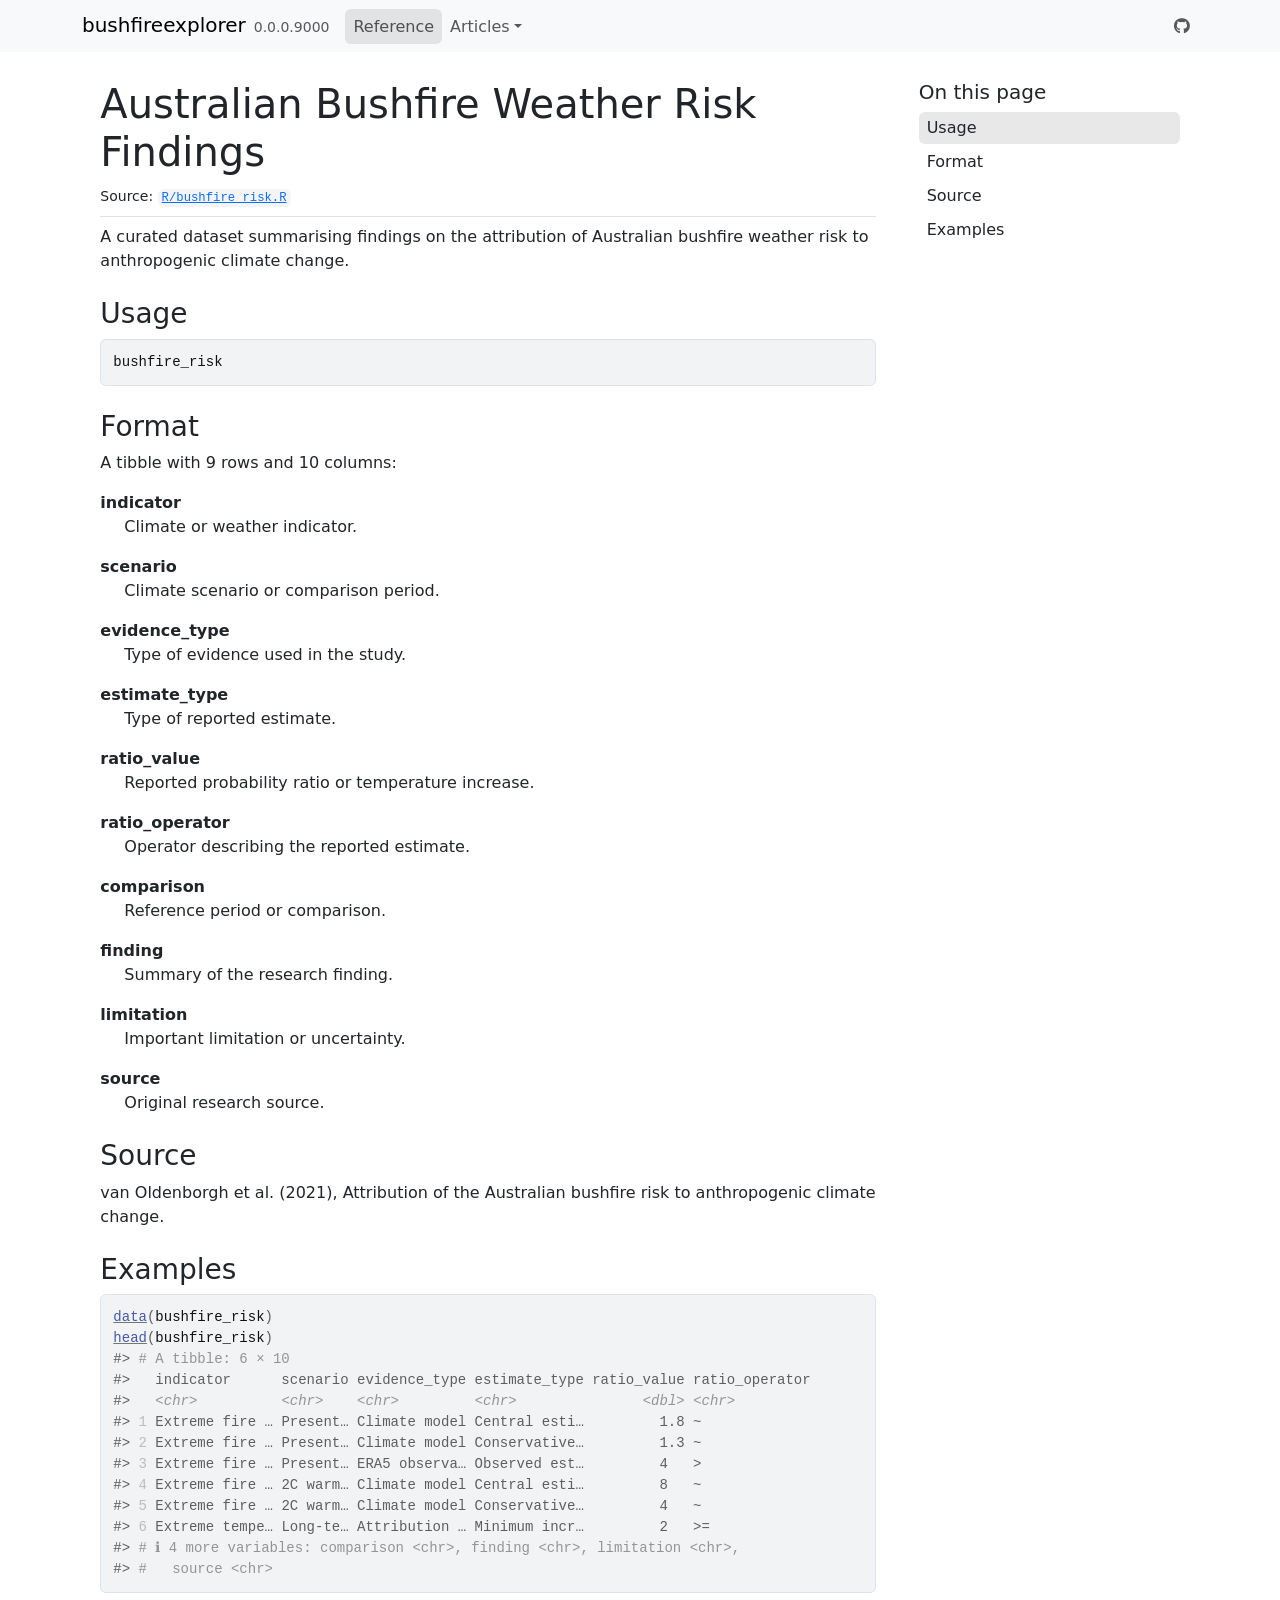
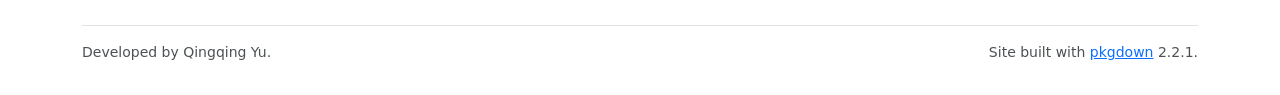
<file: docs/reference/bushfire_risk.html>
<!DOCTYPE html>
<!-- Generated by pkgdown: do not edit by hand --><html lang="en"><head><meta http-equiv="Content-Type" content="text/html; charset=UTF-8"><meta charset="utf-8"><meta http-equiv="X-UA-Compatible" content="IE=edge"><meta name="viewport" content="width=device-width, initial-scale=1, shrink-to-fit=no"><title>Australian Bushfire Weather Risk Findings — bushfire_risk • bushfireexplorer</title><script src="../deps/jquery-3.6.0/jquery-3.6.0.min.js"></script><meta name="viewport" content="width=device-width, initial-scale=1, shrink-to-fit=no"><link href="../deps/bootstrap-5.3.1/bootstrap.min.css" rel="stylesheet"><script src="../deps/bootstrap-5.3.1/bootstrap.bundle.min.js"></script><link href="../deps/font-awesome-6.5.2/css/all.min.css" rel="stylesheet"><link href="../deps/font-awesome-6.5.2/css/v4-shims.min.css" rel="stylesheet"><script src="../deps/headroom-0.11.0/headroom.min.js"></script><script src="../deps/headroom-0.11.0/jQuery.headroom.min.js"></script><script src="../deps/bootstrap-toc-1.0.1/bootstrap-toc.min.js"></script><script src="../deps/clipboard.js-2.0.11/clipboard.min.js"></script><script src="../deps/search-1.0.0/autocomplete.jquery.min.js"></script><script src="../deps/search-1.0.0/fuse.min.js"></script><script src="../deps/search-1.0.0/mark.min.js"></script><!-- pkgdown --><script src="../pkgdown.js"></script><meta property="og:title" content="Australian Bushfire Weather Risk Findings — bushfire_risk"><meta name="description" content="A curated dataset summarising findings on the attribution
of Australian bushfire weather risk to anthropogenic
climate change."><meta property="og:description" content="A curated dataset summarising findings on the attribution
of Australian bushfire weather risk to anthropogenic
climate change."></head><body>
    <a href="#main" class="visually-hidden-focusable">Skip to contents</a>


    <nav class="navbar navbar-expand-lg fixed-top bg-light" data-bs-theme="light" aria-label="Site navigation"><div class="container">

    <a class="navbar-brand me-2" href="../index.html">bushfireexplorer</a>

    <small class="nav-text text-muted me-auto" data-bs-toggle="tooltip" data-bs-placement="bottom" title="">0.0.0.9000</small>


    <button class="navbar-toggler" type="button" data-bs-toggle="collapse" data-bs-target="#navbar" aria-controls="navbar" aria-expanded="false" aria-label="Toggle navigation">
      <span class="navbar-toggler-icon"></span>
    </button>

    <div id="navbar" class="collapse navbar-collapse ms-3">
      <ul class="navbar-nav me-auto"><li class="active nav-item"><a class="nav-link" href="../reference/index.html">Reference</a></li>
<li class="nav-item dropdown">
  <button class="nav-link dropdown-toggle" type="button" id="dropdown-articles" data-bs-toggle="dropdown" aria-expanded="false" aria-haspopup="true">Articles</button>
  <ul class="dropdown-menu" aria-labelledby="dropdown-articles"><li><a class="dropdown-item" href="../articles/exploring-bushfire-risk.html">Exploring Australian Bushfire Weather Risk</a></li>
  </ul></li>
      </ul><ul class="navbar-nav"><li class="nav-item"><a class="external-link nav-link" href="https://github.com/ETC5523-2026/etc5523-assignment-4-qyuu0033-design" aria-label="GitHub"><span class="fa fa-github"></span></a></li>
      </ul></div>


  </div>
</nav><div class="container template-reference-topic">
<div class="row">
  <main id="main" class="col-md-9"><div class="page-header">

      <h1>Australian Bushfire Weather Risk Findings</h1>
      <small class="dont-index">Source: <a href="https://github.com/ETC5523-2026/etc5523-assignment-4-qyuu0033-design/blob/HEAD/R/bushfire_risk.R" class="external-link"><code>R/bushfire_risk.R</code></a></small>
      <div class="d-none name"><code>bushfire_risk.Rd</code></div>
    </div>

    <div class="ref-description section level2">
    <p>A curated dataset summarising findings on the attribution
of Australian bushfire weather risk to anthropogenic
climate change.</p>
    </div>

    <div class="section level2">
    <h2 id="ref-usage">Usage<a class="anchor" aria-label="anchor" href="#ref-usage"></a></h2>
    <div class="sourceCode"><pre class="sourceCode r"><code><span><span class="va">bushfire_risk</span></span></code></pre></div>
    </div>

    <div class="section level2">
    <h2 id="format">Format<a class="anchor" aria-label="anchor" href="#format"></a></h2>
    <p>A tibble with 9 rows and 10 columns:</p><dl><dt>indicator</dt>
<dd><p>Climate or weather indicator.</p></dd>

<dt>scenario</dt>
<dd><p>Climate scenario or comparison period.</p></dd>

<dt>evidence_type</dt>
<dd><p>Type of evidence used in the study.</p></dd>

<dt>estimate_type</dt>
<dd><p>Type of reported estimate.</p></dd>

<dt>ratio_value</dt>
<dd><p>Reported probability ratio or temperature increase.</p></dd>

<dt>ratio_operator</dt>
<dd><p>Operator describing the reported estimate.</p></dd>

<dt>comparison</dt>
<dd><p>Reference period or comparison.</p></dd>

<dt>finding</dt>
<dd><p>Summary of the research finding.</p></dd>

<dt>limitation</dt>
<dd><p>Important limitation or uncertainty.</p></dd>

<dt>source</dt>
<dd><p>Original research source.</p></dd>


</dl></div>
    <div class="section level2">
    <h2 id="source">Source<a class="anchor" aria-label="anchor" href="#source"></a></h2>
    <p>van Oldenborgh et al. (2021),
Attribution of the Australian bushfire risk to anthropogenic climate change.</p>
    </div>

    <div class="section level2">
    <h2 id="ref-examples">Examples<a class="anchor" aria-label="anchor" href="#ref-examples"></a></h2>
    <div class="sourceCode"><pre class="sourceCode r"><code><span class="r-in"><span><span class="fu"><a href="https://rdrr.io/r/utils/data.html" class="external-link">data</a></span><span class="op">(</span><span class="va">bushfire_risk</span><span class="op">)</span></span></span>
<span class="r-in"><span><span class="fu"><a href="https://rdrr.io/r/utils/head.html" class="external-link">head</a></span><span class="op">(</span><span class="va">bushfire_risk</span><span class="op">)</span></span></span>
<span class="r-out co"><span class="r-pr">#&gt;</span> <span style="color: #949494;"># A tibble: 6 × 10</span></span>
<span class="r-out co"><span class="r-pr">#&gt;</span>   indicator      scenario evidence_type estimate_type ratio_value ratio_operator</span>
<span class="r-out co"><span class="r-pr">#&gt;</span>   <span style="color: #949494; font-style: italic;">&lt;chr&gt;</span>          <span style="color: #949494; font-style: italic;">&lt;chr&gt;</span>    <span style="color: #949494; font-style: italic;">&lt;chr&gt;</span>         <span style="color: #949494; font-style: italic;">&lt;chr&gt;</span>               <span style="color: #949494; font-style: italic;">&lt;dbl&gt;</span> <span style="color: #949494; font-style: italic;">&lt;chr&gt;</span>         </span>
<span class="r-out co"><span class="r-pr">#&gt;</span> <span style="color: #BCBCBC;">1</span> Extreme fire … Present… Climate model Central esti…         1.8 ~             </span>
<span class="r-out co"><span class="r-pr">#&gt;</span> <span style="color: #BCBCBC;">2</span> Extreme fire … Present… Climate model Conservative…         1.3 ~             </span>
<span class="r-out co"><span class="r-pr">#&gt;</span> <span style="color: #BCBCBC;">3</span> Extreme fire … Present… ERA5 observa… Observed est…         4   &gt;             </span>
<span class="r-out co"><span class="r-pr">#&gt;</span> <span style="color: #BCBCBC;">4</span> Extreme fire … 2C warm… Climate model Central esti…         8   ~             </span>
<span class="r-out co"><span class="r-pr">#&gt;</span> <span style="color: #BCBCBC;">5</span> Extreme fire … 2C warm… Climate model Conservative…         4   ~             </span>
<span class="r-out co"><span class="r-pr">#&gt;</span> <span style="color: #BCBCBC;">6</span> Extreme tempe… Long-te… Attribution … Minimum incr…         2   &gt;=            </span>
<span class="r-out co"><span class="r-pr">#&gt;</span> <span style="color: #949494;"># ℹ 4 more variables: comparison &lt;chr&gt;, finding &lt;chr&gt;, limitation &lt;chr&gt;,</span></span>
<span class="r-out co"><span class="r-pr">#&gt;</span> <span style="color: #949494;">#   source &lt;chr&gt;</span></span>
</code></pre></div>
    </div>
  </main><aside class="col-md-3"><nav id="toc" aria-label="Table of contents"><h2>On this page</h2>
    </nav></aside></div>


    <footer><div class="pkgdown-footer-left">
  <p>Developed by Qingqing Yu.</p>
</div>

<div class="pkgdown-footer-right">
  <p>Site built with <a href="https://pkgdown.r-lib.org/" class="external-link">pkgdown</a> 2.2.1.</p>
</div>

    </footer></div>





  </body></html>
</file>
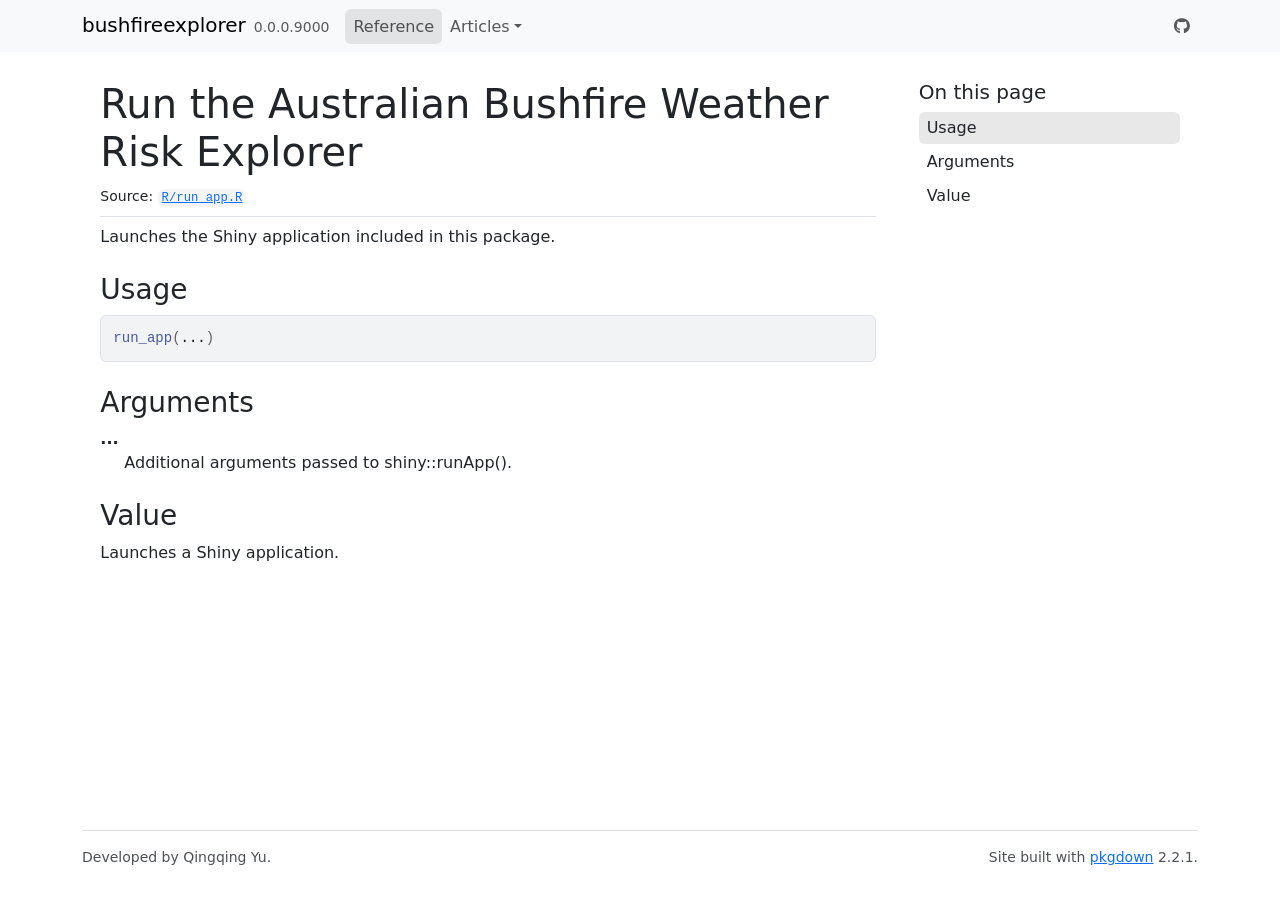
<file: docs/reference/run_app.html>
<!DOCTYPE html>
<!-- Generated by pkgdown: do not edit by hand --><html lang="en"><head><meta http-equiv="Content-Type" content="text/html; charset=UTF-8"><meta charset="utf-8"><meta http-equiv="X-UA-Compatible" content="IE=edge"><meta name="viewport" content="width=device-width, initial-scale=1, shrink-to-fit=no"><title>Run the Australian Bushfire Weather Risk Explorer — run_app • bushfireexplorer</title><script src="../deps/jquery-3.6.0/jquery-3.6.0.min.js"></script><meta name="viewport" content="width=device-width, initial-scale=1, shrink-to-fit=no"><link href="../deps/bootstrap-5.3.1/bootstrap.min.css" rel="stylesheet"><script src="../deps/bootstrap-5.3.1/bootstrap.bundle.min.js"></script><link href="../deps/font-awesome-6.5.2/css/all.min.css" rel="stylesheet"><link href="../deps/font-awesome-6.5.2/css/v4-shims.min.css" rel="stylesheet"><script src="../deps/headroom-0.11.0/headroom.min.js"></script><script src="../deps/headroom-0.11.0/jQuery.headroom.min.js"></script><script src="../deps/bootstrap-toc-1.0.1/bootstrap-toc.min.js"></script><script src="../deps/clipboard.js-2.0.11/clipboard.min.js"></script><script src="../deps/search-1.0.0/autocomplete.jquery.min.js"></script><script src="../deps/search-1.0.0/fuse.min.js"></script><script src="../deps/search-1.0.0/mark.min.js"></script><!-- pkgdown --><script src="../pkgdown.js"></script><meta property="og:title" content="Run the Australian Bushfire Weather Risk Explorer — run_app"><meta name="description" content="Launches the Shiny application included in this package."><meta property="og:description" content="Launches the Shiny application included in this package."></head><body>
    <a href="#main" class="visually-hidden-focusable">Skip to contents</a>


    <nav class="navbar navbar-expand-lg fixed-top bg-light" data-bs-theme="light" aria-label="Site navigation"><div class="container">

    <a class="navbar-brand me-2" href="../index.html">bushfireexplorer</a>

    <small class="nav-text text-muted me-auto" data-bs-toggle="tooltip" data-bs-placement="bottom" title="">0.0.0.9000</small>


    <button class="navbar-toggler" type="button" data-bs-toggle="collapse" data-bs-target="#navbar" aria-controls="navbar" aria-expanded="false" aria-label="Toggle navigation">
      <span class="navbar-toggler-icon"></span>
    </button>

    <div id="navbar" class="collapse navbar-collapse ms-3">
      <ul class="navbar-nav me-auto"><li class="active nav-item"><a class="nav-link" href="../reference/index.html">Reference</a></li>
<li class="nav-item dropdown">
  <button class="nav-link dropdown-toggle" type="button" id="dropdown-articles" data-bs-toggle="dropdown" aria-expanded="false" aria-haspopup="true">Articles</button>
  <ul class="dropdown-menu" aria-labelledby="dropdown-articles"><li><a class="dropdown-item" href="../articles/exploring-bushfire-risk.html">Exploring Australian Bushfire Weather Risk</a></li>
  </ul></li>
      </ul><ul class="navbar-nav"><li class="nav-item"><a class="external-link nav-link" href="https://github.com/ETC5523-2026/etc5523-assignment-4-qyuu0033-design" aria-label="GitHub"><span class="fa fa-github"></span></a></li>
      </ul></div>


  </div>
</nav><div class="container template-reference-topic">
<div class="row">
  <main id="main" class="col-md-9"><div class="page-header">

      <h1>Run the Australian Bushfire Weather Risk Explorer</h1>
      <small class="dont-index">Source: <a href="https://github.com/ETC5523-2026/etc5523-assignment-4-qyuu0033-design/blob/HEAD/R/run_app.R" class="external-link"><code>R/run_app.R</code></a></small>
      <div class="d-none name"><code>run_app.Rd</code></div>
    </div>

    <div class="ref-description section level2">
    <p>Launches the Shiny application included in this package.</p>
    </div>

    <div class="section level2">
    <h2 id="ref-usage">Usage<a class="anchor" aria-label="anchor" href="#ref-usage"></a></h2>
    <div class="sourceCode"><pre class="sourceCode r"><code><span><span class="fu">run_app</span><span class="op">(</span><span class="va">...</span><span class="op">)</span></span></code></pre></div>
    </div>

    <div class="section level2">
    <h2 id="arguments">Arguments<a class="anchor" aria-label="anchor" href="#arguments"></a></h2>


<dl><dt id="arg--">...<a class="anchor" aria-label="anchor" href="#arg--"></a></dt>
<dd><p>Additional arguments passed to shiny::runApp().</p></dd>

</dl></div>
    <div class="section level2">
    <h2 id="value">Value<a class="anchor" aria-label="anchor" href="#value"></a></h2>
    <p>Launches a Shiny application.</p>
    </div>

  </main><aside class="col-md-3"><nav id="toc" aria-label="Table of contents"><h2>On this page</h2>
    </nav></aside></div>


    <footer><div class="pkgdown-footer-left">
  <p>Developed by Qingqing Yu.</p>
</div>

<div class="pkgdown-footer-right">
  <p>Site built with <a href="https://pkgdown.r-lib.org/" class="external-link">pkgdown</a> 2.2.1.</p>
</div>

    </footer></div>





  </body></html>
</file>
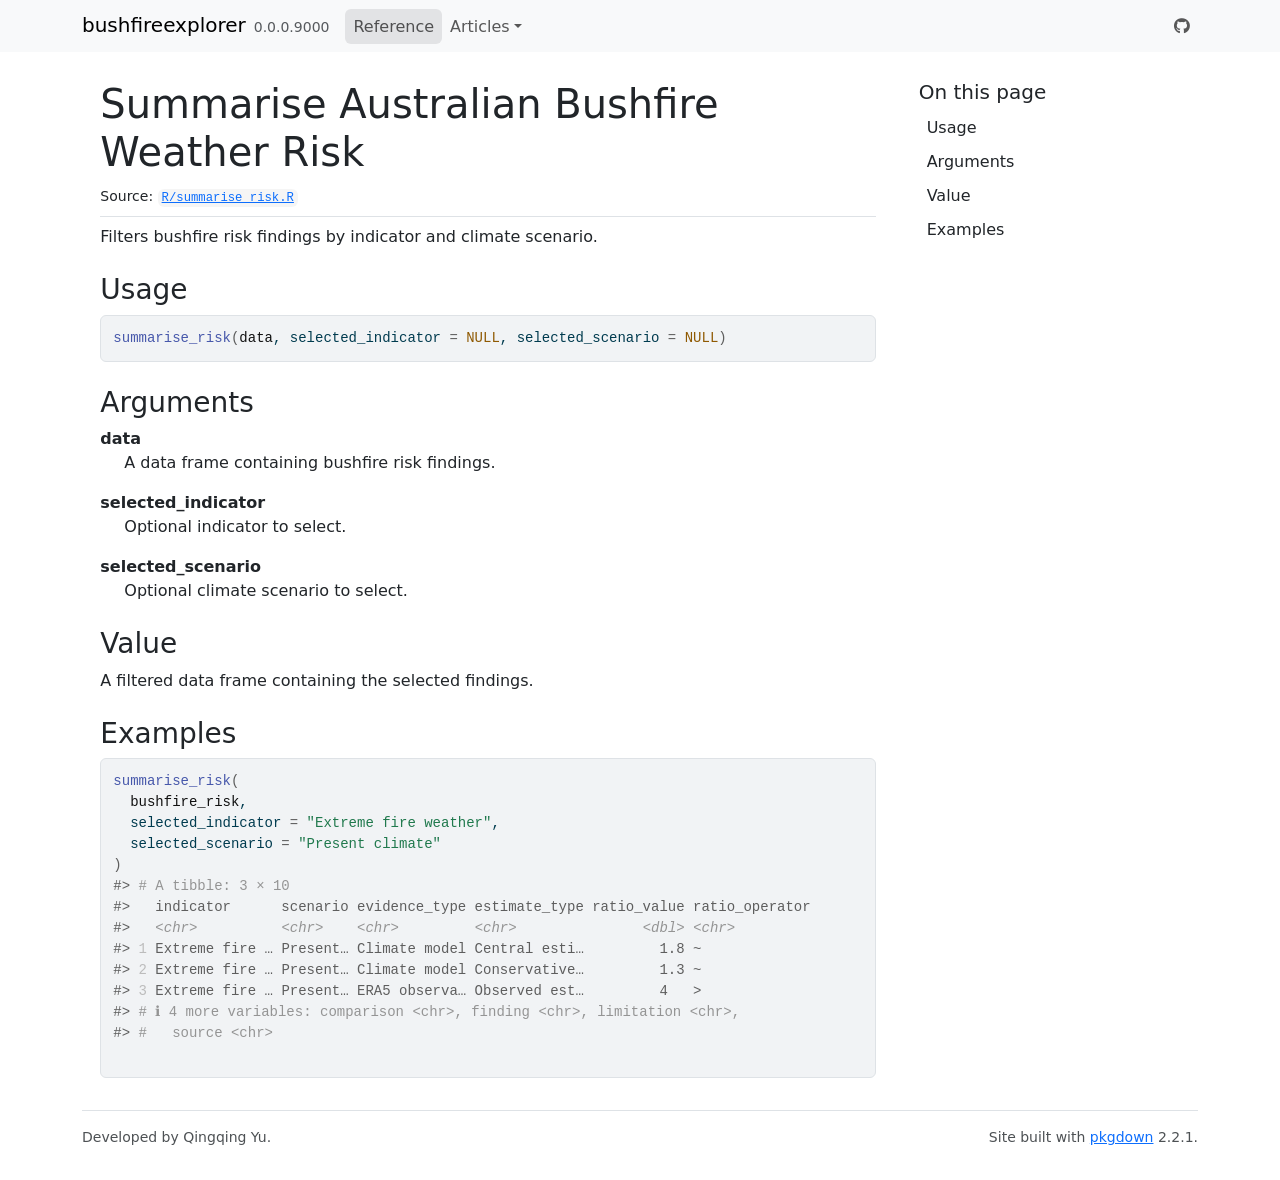
<file: docs/reference/summarise_risk.html>
<!DOCTYPE html>
<!-- Generated by pkgdown: do not edit by hand --><html lang="en"><head><meta http-equiv="Content-Type" content="text/html; charset=UTF-8"><meta charset="utf-8"><meta http-equiv="X-UA-Compatible" content="IE=edge"><meta name="viewport" content="width=device-width, initial-scale=1, shrink-to-fit=no"><title>Summarise Australian Bushfire Weather Risk — summarise_risk • bushfireexplorer</title><script src="../deps/jquery-3.6.0/jquery-3.6.0.min.js"></script><meta name="viewport" content="width=device-width, initial-scale=1, shrink-to-fit=no"><link href="../deps/bootstrap-5.3.1/bootstrap.min.css" rel="stylesheet"><script src="../deps/bootstrap-5.3.1/bootstrap.bundle.min.js"></script><link href="../deps/font-awesome-6.5.2/css/all.min.css" rel="stylesheet"><link href="../deps/font-awesome-6.5.2/css/v4-shims.min.css" rel="stylesheet"><script src="../deps/headroom-0.11.0/headroom.min.js"></script><script src="../deps/headroom-0.11.0/jQuery.headroom.min.js"></script><script src="../deps/bootstrap-toc-1.0.1/bootstrap-toc.min.js"></script><script src="../deps/clipboard.js-2.0.11/clipboard.min.js"></script><script src="../deps/search-1.0.0/autocomplete.jquery.min.js"></script><script src="../deps/search-1.0.0/fuse.min.js"></script><script src="../deps/search-1.0.0/mark.min.js"></script><!-- pkgdown --><script src="../pkgdown.js"></script><meta property="og:title" content="Summarise Australian Bushfire Weather Risk — summarise_risk"><meta name="description" content="Filters bushfire risk findings by indicator and climate scenario."><meta property="og:description" content="Filters bushfire risk findings by indicator and climate scenario."></head><body>
    <a href="#main" class="visually-hidden-focusable">Skip to contents</a>


    <nav class="navbar navbar-expand-lg fixed-top bg-light" data-bs-theme="light" aria-label="Site navigation"><div class="container">

    <a class="navbar-brand me-2" href="../index.html">bushfireexplorer</a>

    <small class="nav-text text-muted me-auto" data-bs-toggle="tooltip" data-bs-placement="bottom" title="">0.0.0.9000</small>


    <button class="navbar-toggler" type="button" data-bs-toggle="collapse" data-bs-target="#navbar" aria-controls="navbar" aria-expanded="false" aria-label="Toggle navigation">
      <span class="navbar-toggler-icon"></span>
    </button>

    <div id="navbar" class="collapse navbar-collapse ms-3">
      <ul class="navbar-nav me-auto"><li class="active nav-item"><a class="nav-link" href="../reference/index.html">Reference</a></li>
<li class="nav-item dropdown">
  <button class="nav-link dropdown-toggle" type="button" id="dropdown-articles" data-bs-toggle="dropdown" aria-expanded="false" aria-haspopup="true">Articles</button>
  <ul class="dropdown-menu" aria-labelledby="dropdown-articles"><li><a class="dropdown-item" href="../articles/exploring-bushfire-risk.html">Exploring Australian Bushfire Weather Risk</a></li>
  </ul></li>
      </ul><ul class="navbar-nav"><li class="nav-item"><a class="external-link nav-link" href="https://github.com/ETC5523-2026/etc5523-assignment-4-qyuu0033-design" aria-label="GitHub"><span class="fa fa-github"></span></a></li>
      </ul></div>


  </div>
</nav><div class="container template-reference-topic">
<div class="row">
  <main id="main" class="col-md-9"><div class="page-header">

      <h1>Summarise Australian Bushfire Weather Risk</h1>
      <small class="dont-index">Source: <a href="https://github.com/ETC5523-2026/etc5523-assignment-4-qyuu0033-design/blob/HEAD/R/summarise_risk.R" class="external-link"><code>R/summarise_risk.R</code></a></small>
      <div class="d-none name"><code>summarise_risk.Rd</code></div>
    </div>

    <div class="ref-description section level2">
    <p>Filters bushfire risk findings by indicator and climate scenario.</p>
    </div>

    <div class="section level2">
    <h2 id="ref-usage">Usage<a class="anchor" aria-label="anchor" href="#ref-usage"></a></h2>
    <div class="sourceCode"><pre class="sourceCode r"><code><span><span class="fu">summarise_risk</span><span class="op">(</span><span class="va">data</span>, selected_indicator <span class="op">=</span> <span class="cn">NULL</span>, selected_scenario <span class="op">=</span> <span class="cn">NULL</span><span class="op">)</span></span></code></pre></div>
    </div>

    <div class="section level2">
    <h2 id="arguments">Arguments<a class="anchor" aria-label="anchor" href="#arguments"></a></h2>


<dl><dt id="arg-data">data<a class="anchor" aria-label="anchor" href="#arg-data"></a></dt>
<dd><p>A data frame containing bushfire risk findings.</p></dd>


<dt id="arg-selected-indicator">selected_indicator<a class="anchor" aria-label="anchor" href="#arg-selected-indicator"></a></dt>
<dd><p>Optional indicator to select.</p></dd>


<dt id="arg-selected-scenario">selected_scenario<a class="anchor" aria-label="anchor" href="#arg-selected-scenario"></a></dt>
<dd><p>Optional climate scenario to select.</p></dd>

</dl></div>
    <div class="section level2">
    <h2 id="value">Value<a class="anchor" aria-label="anchor" href="#value"></a></h2>
    <p>A filtered data frame containing the selected findings.</p>
    </div>

    <div class="section level2">
    <h2 id="ref-examples">Examples<a class="anchor" aria-label="anchor" href="#ref-examples"></a></h2>
    <div class="sourceCode"><pre class="sourceCode r"><code><span class="r-in"><span><span class="fu">summarise_risk</span><span class="op">(</span></span></span>
<span class="r-in"><span>  <span class="va">bushfire_risk</span>,</span></span>
<span class="r-in"><span>  selected_indicator <span class="op">=</span> <span class="st">"Extreme fire weather"</span>,</span></span>
<span class="r-in"><span>  selected_scenario <span class="op">=</span> <span class="st">"Present climate"</span></span></span>
<span class="r-in"><span><span class="op">)</span></span></span>
<span class="r-out co"><span class="r-pr">#&gt;</span> <span style="color: #949494;"># A tibble: 3 × 10</span></span>
<span class="r-out co"><span class="r-pr">#&gt;</span>   indicator      scenario evidence_type estimate_type ratio_value ratio_operator</span>
<span class="r-out co"><span class="r-pr">#&gt;</span>   <span style="color: #949494; font-style: italic;">&lt;chr&gt;</span>          <span style="color: #949494; font-style: italic;">&lt;chr&gt;</span>    <span style="color: #949494; font-style: italic;">&lt;chr&gt;</span>         <span style="color: #949494; font-style: italic;">&lt;chr&gt;</span>               <span style="color: #949494; font-style: italic;">&lt;dbl&gt;</span> <span style="color: #949494; font-style: italic;">&lt;chr&gt;</span>         </span>
<span class="r-out co"><span class="r-pr">#&gt;</span> <span style="color: #BCBCBC;">1</span> Extreme fire … Present… Climate model Central esti…         1.8 ~             </span>
<span class="r-out co"><span class="r-pr">#&gt;</span> <span style="color: #BCBCBC;">2</span> Extreme fire … Present… Climate model Conservative…         1.3 ~             </span>
<span class="r-out co"><span class="r-pr">#&gt;</span> <span style="color: #BCBCBC;">3</span> Extreme fire … Present… ERA5 observa… Observed est…         4   &gt;             </span>
<span class="r-out co"><span class="r-pr">#&gt;</span> <span style="color: #949494;"># ℹ 4 more variables: comparison &lt;chr&gt;, finding &lt;chr&gt;, limitation &lt;chr&gt;,</span></span>
<span class="r-out co"><span class="r-pr">#&gt;</span> <span style="color: #949494;">#   source &lt;chr&gt;</span></span>
<span class="r-in"><span></span></span>
</code></pre></div>
    </div>
  </main><aside class="col-md-3"><nav id="toc" aria-label="Table of contents"><h2>On this page</h2>
    </nav></aside></div>


    <footer><div class="pkgdown-footer-left">
  <p>Developed by Qingqing Yu.</p>
</div>

<div class="pkgdown-footer-right">
  <p>Site built with <a href="https://pkgdown.r-lib.org/" class="external-link">pkgdown</a> 2.2.1.</p>
</div>

    </footer></div>





  </body></html>
</file>
<file: docs/deps/font-awesome-6.5.2/css/v4-shims.min.css>
/*!
 * Font Awesome Free 6.5.2 by @fontawesome - https://fontawesome.com
 * License - https://fontawesome.com/license/free (Icons: CC BY 4.0, Fonts: SIL OFL 1.1, Code: MIT License)
 * Copyright 2024 Fonticons, Inc.
 */
.fa.fa-glass:before{content:"\f000"}.fa.fa-envelope-o{font-family:"Font Awesome 6 Free";font-weight:400}.fa.fa-envelope-o:before{content:"\f0e0"}.fa.fa-star-o{font-family:"Font Awesome 6 Free";font-weight:400}.fa.fa-star-o:before{content:"\f005"}.fa.fa-close:before,.fa.fa-remove:before{content:"\f00d"}.fa.fa-gear:before{content:"\f013"}.fa.fa-trash-o{font-family:"Font Awesome 6 Free";font-weight:400}.fa.fa-trash-o:before{content:"\f2ed"}.fa.fa-home:before{content:"\f015"}.fa.fa-file-o{font-family:"Font Awesome 6 Free";font-weight:400}.fa.fa-file-o:before{content:"\f15b"}.fa.fa-clock-o{font-family:"Font Awesome 6 Free";font-weight:400}.fa.fa-clock-o:before{content:"\f017"}.fa.fa-arrow-circle-o-down{font-family:"Font Awesome 6 Free";font-weight:400}.fa.fa-arrow-circle-o-down:before{content:"\f358"}.fa.fa-arrow-circle-o-up{font-family:"Font Awesome 6 Free";font-weight:400}.fa.fa-arrow-circle-o-up:before{content:"\f35b"}.fa.fa-play-circle-o{font-family:"Font Awesome 6 Free";font-weight:400}.fa.fa-play-circle-o:before{content:"\f144"}.fa.fa-repeat:before,.fa.fa-rotate-right:before{content:"\f01e"}.fa.fa-refresh:before{content:"\f021"}.fa.fa-list-alt{font-family:"Font Awesome 6 Free";font-weight:400}.fa.fa-list-alt:before{content:"\f022"}.fa.fa-dedent:before{content:"\f03b"}.fa.fa-video-camera:before{content:"\f03d"}.fa.fa-picture-o{font-family:"Font Awesome 6 Free";font-weight:400}.fa.fa-picture-o:before{content:"\f03e"}.fa.fa-photo{font-family:"Font Awesome 6 Free";font-weight:400}.fa.fa-photo:before{content:"\f03e"}.fa.fa-image{font-family:"Font Awesome 6 Free";font-weight:400}.fa.fa-image:before{content:"\f03e"}.fa.fa-map-marker:before{content:"\f3c5"}.fa.fa-pencil-square-o{font-family:"Font Awesome 6 Free";font-weight:400}.fa.fa-pencil-square-o:before{content:"\f044"}.fa.fa-edit{font-family:"Font Awesome 6 Free";font-weight:400}.fa.fa-edit:before{content:"\f044"}.fa.fa-share-square-o:before{content:"\f14d"}.fa.fa-check-square-o{font-family:"Font Awesome 6 Free";font-weight:400}.fa.fa-check-square-o:before{content:"\f14a"}.fa.fa-arrows:before{content:"\f0b2"}.fa.fa-times-circle-o{font-family:"Font Awesome 6 Free";font-weight:400}.fa.fa-times-circle-o:before{content:"\f057"}.fa.fa-check-circle-o{font-family:"Font Awesome 6 Free";font-weight:400}.fa.fa-check-circle-o:before{content:"\f058"}.fa.fa-mail-forward:before{content:"\f064"}.fa.fa-expand:before{content:"\f424"}.fa.fa-compress:before{content:"\f422"}.fa.fa-eye,.fa.fa-eye-slash{font-family:"Font Awesome 6 Free";font-weight:400}.fa.fa-warning:before{content:"\f071"}.fa.fa-calendar:before{content:"\f073"}.fa.fa-arrows-v:before{content:"\f338"}.fa.fa-arrows-h:before{content:"\f337"}.fa.fa-bar-chart-o:before,.fa.fa-bar-chart:before{content:"\e0e3"}.fa.fa-twitter-square{font-family:"Font Awesome 6 Brands";font-weight:400}.fa.fa-twitter-square:before{content:"\f081"}.fa.fa-facebook-square{font-family:"Font Awesome 6 Brands";font-weight:400}.fa.fa-facebook-square:before{content:"\f082"}.fa.fa-gears:before{content:"\f085"}.fa.fa-thumbs-o-up{font-family:"Font Awesome 6 Free";font-weight:400}.fa.fa-thumbs-o-up:before{content:"\f164"}.fa.fa-thumbs-o-down{font-family:"Font Awesome 6 Free";font-weight:400}.fa.fa-thumbs-o-down:before{content:"\f165"}.fa.fa-heart-o{font-family:"Font Awesome 6 Free";font-weight:400}.fa.fa-heart-o:before{content:"\f004"}.fa.fa-sign-out:before{content:"\f2f5"}.fa.fa-linkedin-square{font-family:"Font Awesome 6 Brands";font-weight:400}.fa.fa-linkedin-square:before{content:"\f08c"}.fa.fa-thumb-tack:before{content:"\f08d"}.fa.fa-external-link:before{content:"\f35d"}.fa.fa-sign-in:before{content:"\f2f6"}.fa.fa-github-square{font-family:"Font Awesome 6 Brands";font-weight:400}.fa.fa-github-square:before{content:"\f092"}.fa.fa-lemon-o{font-family:"Font Awesome 6 Free";font-weight:400}.fa.fa-lemon-o:before{content:"\f094"}.fa.fa-square-o{font-family:"Font Awesome 6 Free";font-weight:400}.fa.fa-square-o:before{content:"\f0c8"}.fa.fa-bookmark-o{font-family:"Font Awesome 6 Free";font-weight:400}.fa.fa-bookmark-o:before{content:"\f02e"}.fa.fa-facebook,.fa.fa-twitter{font-family:"Font Awesome 6 Brands";font-weight:400}.fa.fa-facebook:before{content:"\f39e"}.fa.fa-facebook-f{font-family:"Font Awesome 6 Brands";font-weight:400}.fa.fa-facebook-f:before{content:"\f39e"}.fa.fa-github{font-family:"Font Awesome 6 Brands";font-weight:400}.fa.fa-credit-card{font-family:"Font Awesome 6 Free";font-weight:400}.fa.fa-feed:before{content:"\f09e"}.fa.fa-hdd-o{font-family:"Font Awesome 6 Free";font-weight:400}.fa.fa-hdd-o:before{content:"\f0a0"}.fa.fa-hand-o-right{font-family:"Font Awesome 6 Free";font-weight:400}.fa.fa-hand-o-right:before{content:"\f0a4"}.fa.fa-hand-o-left{font-family:"Font Awesome 6 Free";font-weight:400}.fa.fa-hand-o-left:before{content:"\f0a5"}.fa.fa-hand-o-up{font-family:"Font Awesome 6 Free";font-weight:400}.fa.fa-hand-o-up:before{content:"\f0a6"}.fa.fa-hand-o-down{font-family:"Font Awesome 6 Free";font-weight:400}.fa.fa-hand-o-down:before{content:"\f0a7"}.fa.fa-globe:before{content:"\f57d"}.fa.fa-tasks:before{content:"\f828"}.fa.fa-arrows-alt:before{content:"\f31e"}.fa.fa-group:before{content:"\f0c0"}.fa.fa-chain:before{content:"\f0c1"}.fa.fa-cut:before{content:"\f0c4"}.fa.fa-files-o{font-family:"Font Awesome 6 Free";font-weight:400}.fa.fa-files-o:before{content:"\f0c5"}.fa.fa-floppy-o{font-family:"Font Awesome 6 Free";font-weight:400}.fa.fa-floppy-o:before{content:"\f0c7"}.fa.fa-save{font-family:"Font Awesome 6 Free";font-weight:400}.fa.fa-save:before{content:"\f0c7"}.fa.fa-navicon:before,.fa.fa-reorder:before{content:"\f0c9"}.fa.fa-magic:before{content:"\e2ca"}.fa.fa-pinterest,.fa.fa-pinterest-square{font-family:"Font Awesome 6 Brands";font-weight:400}.fa.fa-pinterest-square:before{content:"\f0d3"}.fa.fa-google-plus-square{font-family:"Font Awesome 6 Brands";font-weight:400}.fa.fa-google-plus-square:before{content:"\f0d4"}.fa.fa-google-plus{font-family:"Font Awesome 6 Brands";font-weight:400}.fa.fa-google-plus:before{content:"\f0d5"}.fa.fa-money:before{content:"\f3d1"}.fa.fa-unsorted:before{content:"\f0dc"}.fa.fa-sort-desc:before{content:"\f0dd"}.fa.fa-sort-asc:before{content:"\f0de"}.fa.fa-linkedin{font-family:"Font Awesome 6 Brands";font-weight:400}.fa.fa-linkedin:before{content:"\f0e1"}.fa.fa-rotate-left:before{content:"\f0e2"}.fa.fa-legal:before{content:"\f0e3"}.fa.fa-dashboard:before,.fa.fa-tachometer:before{content:"\f625"}.fa.fa-comment-o{font-family:"Font Awesome 6 Free";font-weight:400}.fa.fa-comment-o:before{content:"\f075"}.fa.fa-comments-o{font-family:"Font Awesome 6 Free";font-weight:400}.fa.fa-comments-o:before{content:"\f086"}.fa.fa-flash:before{content:"\f0e7"}.fa.fa-clipboard:before{content:"\f0ea"}.fa.fa-lightbulb-o{font-family:"Font Awesome 6 Free";font-weight:400}.fa.fa-lightbulb-o:before{content:"\f0eb"}.fa.fa-exchange:before{content:"\f362"}.fa.fa-cloud-download:before{content:"\f0ed"}.fa.fa-cloud-upload:before{content:"\f0ee"}.fa.fa-bell-o{font-family:"Font Awesome 6 Free";font-weight:400}.fa.fa-bell-o:before{content:"\f0f3"}.fa.fa-cutlery:before{content:"\f2e7"}.fa.fa-file-text-o{font-family:"Font Awesome 6 Free";font-weight:400}.fa.fa-file-text-o:before{content:"\f15c"}.fa.fa-building-o{font-family:"Font Awesome 6 Free";font-weight:400}.fa.fa-building-o:before{content:"\f1ad"}.fa.fa-hospital-o{font-family:"Font Awesome 6 Free";font-weight:400}.fa.fa-hospital-o:before{content:"\f0f8"}.fa.fa-tablet:before{content:"\f3fa"}.fa.fa-mobile-phone:before,.fa.fa-mobile:before{content:"\f3cd"}.fa.fa-circle-o{font-family:"Font Awesome 6 Free";font-weight:400}.fa.fa-circle-o:before{content:"\f111"}.fa.fa-mail-reply:before{content:"\f3e5"}.fa.fa-github-alt{font-family:"Font Awesome 6 Brands";font-weight:400}.fa.fa-folder-o{font-family:"Font Awesome 6 Free";font-weight:400}.fa.fa-folder-o:before{content:"\f07b"}.fa.fa-folder-open-o{font-family:"Font Awesome 6 Free";font-weight:400}.fa.fa-folder-open-o:before{content:"\f07c"}.fa.fa-smile-o{font-family:"Font Awesome 6 Free";font-weight:400}.fa.fa-smile-o:before{content:"\f118"}.fa.fa-frown-o{font-family:"Font Awesome 6 Free";font-weight:400}.fa.fa-frown-o:before{content:"\f119"}.fa.fa-meh-o{font-family:"Font Awesome 6 Free";font-weight:400}.fa.fa-meh-o:before{content:"\f11a"}.fa.fa-keyboard-o{font-family:"Font Awesome 6 Free";font-weight:400}.fa.fa-keyboard-o:before{content:"\f11c"}.fa.fa-flag-o{font-family:"Font Awesome 6 Free";font-weight:400}.fa.fa-flag-o:before{content:"\f024"}.fa.fa-mail-reply-all:before{content:"\f122"}.fa.fa-star-half-o{font-family:"Font Awesome 6 Free";font-weight:400}.fa.fa-star-half-o:before{content:"\f5c0"}.fa.fa-star-half-empty{font-family:"Font Awesome 6 Free";font-weight:400}.fa.fa-star-half-empty:before{content:"\f5c0"}.fa.fa-star-half-full{font-family:"Font Awesome 6 Free";font-weight:400}.fa.fa-star-half-full:before{content:"\f5c0"}.fa.fa-code-fork:before{content:"\f126"}.fa.fa-chain-broken:before,.fa.fa-unlink:before{content:"\f127"}.fa.fa-calendar-o{font-family:"Font Awesome 6 Free";font-weight:400}.fa.fa-calendar-o:before{content:"\f133"}.fa.fa-css3,.fa.fa-html5,.fa.fa-maxcdn{font-family:"Font Awesome 6 Brands";font-weight:400}.fa.fa-unlock-alt:before{content:"\f09c"}.fa.fa-minus-square-o{font-family:"Font Awesome 6 Free";font-weight:400}.fa.fa-minus-square-o:before{content:"\f146"}.fa.fa-level-up:before{content:"\f3bf"}.fa.fa-level-down:before{content:"\f3be"}.fa.fa-pencil-square:before{content:"\f14b"}.fa.fa-external-link-square:before{content:"\f360"}.fa.fa-compass{font-family:"Font Awesome 6 Free";font-weight:400}.fa.fa-caret-square-o-down{font-family:"Font Awesome 6 Free";font-weight:400}.fa.fa-caret-square-o-down:before{content:"\f150"}.fa.fa-toggle-down{font-family:"Font Awesome 6 Free";font-weight:400}.fa.fa-toggle-down:before{content:"\f150"}.fa.fa-caret-square-o-up{font-family:"Font Awesome 6 Free";font-weight:400}.fa.fa-caret-square-o-up:before{content:"\f151"}.fa.fa-toggle-up{font-family:"Font Awesome 6 Free";font-weight:400}.fa.fa-toggle-up:before{content:"\f151"}.fa.fa-caret-square-o-right{font-family:"Font Awesome 6 Free";font-weight:400}.fa.fa-caret-square-o-right:before{content:"\f152"}.fa.fa-toggle-right{font-family:"Font Awesome 6 Free";font-weight:400}.fa.fa-toggle-right:before{content:"\f152"}.fa.fa-eur:before,.fa.fa-euro:before{content:"\f153"}.fa.fa-gbp:before{content:"\f154"}.fa.fa-dollar:before,.fa.fa-usd:before{content:"\24"}.fa.fa-inr:before,.fa.fa-rupee:before{content:"\e1bc"}.fa.fa-cny:before,.fa.fa-jpy:before,.fa.fa-rmb:before,.fa.fa-yen:before{content:"\f157"}.fa.fa-rouble:before,.fa.fa-rub:before,.fa.fa-ruble:before{content:"\f158"}.fa.fa-krw:before,.fa.fa-won:before{content:"\f159"}.fa.fa-bitcoin,.fa.fa-btc{font-family:"Font Awesome 6 Brands";font-weight:400}.fa.fa-bitcoin:before{content:"\f15a"}.fa.fa-file-text:before{content:"\f15c"}.fa.fa-sort-alpha-asc:before{content:"\f15d"}.fa.fa-sort-alpha-desc:before{content:"\f881"}.fa.fa-sort-amount-asc:before{content:"\f884"}.fa.fa-sort-amount-desc:before{content:"\f160"}.fa.fa-sort-numeric-asc:before{content:"\f162"}.fa.fa-sort-numeric-desc:before{content:"\f886"}.fa.fa-youtube-square{font-family:"Font Awesome 6 Brands";font-weight:400}.fa.fa-youtube-square:before{content:"\f431"}.fa.fa-xing,.fa.fa-xing-square,.fa.fa-youtube{font-family:"Font Awesome 6 Brands";font-weight:400}.fa.fa-xing-square:before{content:"\f169"}.fa.fa-youtube-play{font-family:"Font Awesome 6 Brands";font-weight:400}.fa.fa-youtube-play:before{content:"\f167"}.fa.fa-adn,.fa.fa-bitbucket,.fa.fa-bitbucket-square,.fa.fa-dropbox,.fa.fa-flickr,.fa.fa-instagram,.fa.fa-stack-overflow{font-family:"Font Awesome 6 Brands";font-weight:400}.fa.fa-bitbucket-square:before{content:"\f171"}.fa.fa-tumblr,.fa.fa-tumblr-square{font-family:"Font Awesome 6 Brands";font-weight:400}.fa.fa-tumblr-square:before{content:"\f174"}.fa.fa-long-arrow-down:before{content:"\f309"}.fa.fa-long-arrow-up:before{content:"\f30c"}.fa.fa-long-arrow-left:before{content:"\f30a"}.fa.fa-long-arrow-right:before{content:"\f30b"}.fa.fa-android,.fa.fa-apple,.fa.fa-dribbble,.fa.fa-foursquare,.fa.fa-gittip,.fa.fa-gratipay,.fa.fa-linux,.fa.fa-skype,.fa.fa-trello,.fa.fa-windows{font-family:"Font Awesome 6 Brands";font-weight:400}.fa.fa-gittip:before{content:"\f184"}.fa.fa-sun-o{font-family:"Font Awesome 6 Free";font-weight:400}.fa.fa-sun-o:before{content:"\f185"}.fa.fa-moon-o{font-family:"Font Awesome 6 Free";font-weight:400}.fa.fa-moon-o:before{content:"\f186"}.fa.fa-pagelines,.fa.fa-renren,.fa.fa-stack-exchange,.fa.fa-vk,.fa.fa-weibo{font-family:"Font Awesome 6 Brands";font-weight:400}.fa.fa-arrow-circle-o-right{font-family:"Font Awesome 6 Free";font-weight:400}.fa.fa-arrow-circle-o-right:before{content:"\f35a"}.fa.fa-arrow-circle-o-left{font-family:"Font Awesome 6 Free";font-weight:400}.fa.fa-arrow-circle-o-left:before{content:"\f359"}.fa.fa-caret-square-o-left{font-family:"Font Awesome 6 Free";font-weight:400}.fa.fa-caret-square-o-left:before{content:"\f191"}.fa.fa-toggle-left{font-family:"Font Awesome 6 Free";font-weight:400}.fa.fa-toggle-left:before{content:"\f191"}.fa.fa-dot-circle-o{font-family:"Font Awesome 6 Free";font-weight:400}.fa.fa-dot-circle-o:before{content:"\f192"}.fa.fa-vimeo-square{font-family:"Font Awesome 6 Brands";font-weight:400}.fa.fa-vimeo-square:before{content:"\f194"}.fa.fa-try:before,.fa.fa-turkish-lira:before{content:"\e2bb"}.fa.fa-plus-square-o{font-family:"Font Awesome 6 Free";font-weight:400}.fa.fa-plus-square-o:before{content:"\f0fe"}.fa.fa-openid,.fa.fa-slack,.fa.fa-wordpress{font-family:"Font Awesome 6 Brands";font-weight:400}.fa.fa-bank:before,.fa.fa-institution:before{content:"\f19c"}.fa.fa-mortar-board:before{content:"\f19d"}.fa.fa-google,.fa.fa-reddit,.fa.fa-reddit-square,.fa.fa-yahoo{font-family:"Font Awesome 6 Brands";font-weight:400}.fa.fa-reddit-square:before{content:"\f1a2"}.fa.fa-behance,.fa.fa-behance-square,.fa.fa-delicious,.fa.fa-digg,.fa.fa-drupal,.fa.fa-joomla,.fa.fa-pied-piper-alt,.fa.fa-pied-piper-pp,.fa.fa-stumbleupon,.fa.fa-stumbleupon-circle{font-family:"Font Awesome 6 Brands";font-weight:400}.fa.fa-behance-square:before{content:"\f1b5"}.fa.fa-steam,.fa.fa-steam-square{font-family:"Font Awesome 6 Brands";font-weight:400}.fa.fa-steam-square:before{content:"\f1b7"}.fa.fa-automobile:before{content:"\f1b9"}.fa.fa-cab:before{content:"\f1ba"}.fa.fa-deviantart,.fa.fa-soundcloud,.fa.fa-spotify{font-family:"Font Awesome 6 Brands";font-weight:400}.fa.fa-file-pdf-o{font-family:"Font Awesome 6 Free";font-weight:400}.fa.fa-file-pdf-o:before{content:"\f1c1"}.fa.fa-file-word-o{font-family:"Font Awesome 6 Free";font-weight:400}.fa.fa-file-word-o:before{content:"\f1c2"}.fa.fa-file-excel-o{font-family:"Font Awesome 6 Free";font-weight:400}.fa.fa-file-excel-o:before{content:"\f1c3"}.fa.fa-file-powerpoint-o{font-family:"Font Awesome 6 Free";font-weight:400}.fa.fa-file-powerpoint-o:before{content:"\f1c4"}.fa.fa-file-image-o{font-family:"Font Awesome 6 Free";font-weight:400}.fa.fa-file-image-o:before{content:"\f1c5"}.fa.fa-file-photo-o{font-family:"Font Awesome 6 Free";font-weight:400}.fa.fa-file-photo-o:before{content:"\f1c5"}.fa.fa-file-picture-o{font-family:"Font Awesome 6 Free";font-weight:400}.fa.fa-file-picture-o:before{content:"\f1c5"}.fa.fa-file-archive-o{font-family:"Font Awesome 6 Free";font-weight:400}.fa.fa-file-archive-o:before{content:"\f1c6"}.fa.fa-file-zip-o{font-family:"Font Awesome 6 Free";font-weight:400}.fa.fa-file-zip-o:before{content:"\f1c6"}.fa.fa-file-audio-o{font-family:"Font Awesome 6 Free";font-weight:400}.fa.fa-file-audio-o:before{content:"\f1c7"}.fa.fa-file-sound-o{font-family:"Font Awesome 6 Free";font-weight:400}.fa.fa-file-sound-o:before{content:"\f1c7"}.fa.fa-file-video-o{font-family:"Font Awesome 6 Free";font-weight:400}.fa.fa-file-video-o:before{content:"\f1c8"}.fa.fa-file-movie-o{font-family:"Font Awesome 6 Free";font-weight:400}.fa.fa-file-movie-o:before{content:"\f1c8"}.fa.fa-file-code-o{font-family:"Font Awesome 6 Free";font-weight:400}.fa.fa-file-code-o:before{content:"\f1c9"}.fa.fa-codepen,.fa.fa-jsfiddle,.fa.fa-vine{font-family:"Font Awesome 6 Brands";font-weight:400}.fa.fa-life-bouy:before,.fa.fa-life-buoy:before,.fa.fa-life-saver:before,.fa.fa-support:before{content:"\f1cd"}.fa.fa-circle-o-notch:before{content:"\f1ce"}.fa.fa-ra,.fa.fa-rebel{font-family:"Font Awesome 6 Brands";font-weight:400}.fa.fa-ra:before{content:"\f1d0"}.fa.fa-resistance{font-family:"Font Awesome 6 Brands";font-weight:400}.fa.fa-resistance:before{content:"\f1d0"}.fa.fa-empire,.fa.fa-ge{font-family:"Font Awesome 6 Brands";font-weight:400}.fa.fa-ge:before{content:"\f1d1"}.fa.fa-git-square{font-family:"Font Awesome 6 Brands";font-weight:400}.fa.fa-git-square:before{content:"\f1d2"}.fa.fa-git,.fa.fa-hacker-news,.fa.fa-y-combinator-square{font-family:"Font Awesome 6 Brands";font-weight:400}.fa.fa-y-combinator-square:before{content:"\f1d4"}.fa.fa-yc-square{font-family:"Font Awesome 6 Brands";font-weight:400}.fa.fa-yc-square:before{content:"\f1d4"}.fa.fa-qq,.fa.fa-tencent-weibo,.fa.fa-wechat,.fa.fa-weixin{font-family:"Font Awesome 6 Brands";font-weight:400}.fa.fa-wechat:before{content:"\f1d7"}.fa.fa-send:before{content:"\f1d8"}.fa.fa-paper-plane-o{font-family:"Font Awesome 6 Free";font-weight:400}.fa.fa-paper-plane-o:before{content:"\f1d8"}.fa.fa-send-o{font-family:"Font Awesome 6 Free";font-weight:400}.fa.fa-send-o:before{content:"\f1d8"}.fa.fa-circle-thin{font-family:"Font Awesome 6 Free";font-weight:400}.fa.fa-circle-thin:before{content:"\f111"}.fa.fa-header:before{content:"\f1dc"}.fa.fa-futbol-o{font-family:"Font Awesome 6 Free";font-weight:400}.fa.fa-futbol-o:before{content:"\f1e3"}.fa.fa-soccer-ball-o{font-family:"Font Awesome 6 Free";font-weight:400}.fa.fa-soccer-ball-o:before{content:"\f1e3"}.fa.fa-slideshare,.fa.fa-twitch,.fa.fa-yelp{font-family:"Font Awesome 6 Brands";font-weight:400}.fa.fa-newspaper-o{font-family:"Font Awesome 6 Free";font-weight:400}.fa.fa-newspaper-o:before{content:"\f1ea"}.fa.fa-cc-amex,.fa.fa-cc-discover,.fa.fa-cc-mastercard,.fa.fa-cc-paypal,.fa.fa-cc-stripe,.fa.fa-cc-visa,.fa.fa-google-wallet,.fa.fa-paypal{font-family:"Font Awesome 6 Brands";font-weight:400}.fa.fa-bell-slash-o{font-family:"Font Awesome 6 Free";font-weight:400}.fa.fa-bell-slash-o:before{content:"\f1f6"}.fa.fa-trash:before{content:"\f2ed"}.fa.fa-copyright{font-family:"Font Awesome 6 Free";font-weight:400}.fa.fa-eyedropper:before{content:"\f1fb"}.fa.fa-area-chart:before{content:"\f1fe"}.fa.fa-pie-chart:before{content:"\f200"}.fa.fa-line-chart:before{content:"\f201"}.fa.fa-lastfm,.fa.fa-lastfm-square{font-family:"Font Awesome 6 Brands";font-weight:400}.fa.fa-lastfm-square:before{content:"\f203"}.fa.fa-angellist,.fa.fa-ioxhost{font-family:"Font Awesome 6 Brands";font-weight:400}.fa.fa-cc{font-family:"Font Awesome 6 Free";font-weight:400}.fa.fa-cc:before{content:"\f20a"}.fa.fa-ils:before,.fa.fa-shekel:before,.fa.fa-sheqel:before{content:"\f20b"}.fa.fa-buysellads,.fa.fa-connectdevelop,.fa.fa-dashcube,.fa.fa-forumbee,.fa.fa-leanpub,.fa.fa-sellsy,.fa.fa-shirtsinbulk,.fa.fa-simplybuilt,.fa.fa-skyatlas{font-family:"Font Awesome 6 Brands";font-weight:400}.fa.fa-diamond{font-family:"Font Awesome 6 Free";font-weight:400}.fa.fa-diamond:before{content:"\f3a5"}.fa.fa-intersex:before,.fa.fa-transgender:before{content:"\f224"}.fa.fa-transgender-alt:before{content:"\f225"}.fa.fa-facebook-official{font-family:"Font Awesome 6 Brands";font-weight:400}.fa.fa-facebook-official:before{content:"\f09a"}.fa.fa-pinterest-p,.fa.fa-whatsapp{font-family:"Font Awesome 6 Brands";font-weight:400}.fa.fa-hotel:before{content:"\f236"}.fa.fa-medium,.fa.fa-viacoin,.fa.fa-y-combinator,.fa.fa-yc{font-family:"Font Awesome 6 Brands";font-weight:400}.fa.fa-yc:before{content:"\f23b"}.fa.fa-expeditedssl,.fa.fa-opencart,.fa.fa-optin-monster{font-family:"Font Awesome 6 Brands";font-weight:400}.fa.fa-battery-4:before,.fa.fa-battery:before{content:"\f240"}.fa.fa-battery-3:before{content:"\f241"}.fa.fa-battery-2:before{content:"\f242"}.fa.fa-battery-1:before{content:"\f243"}.fa.fa-battery-0:before{content:"\f244"}.fa.fa-object-group,.fa.fa-object-ungroup,.fa.fa-sticky-note-o{font-family:"Font Awesome 6 Free";font-weight:400}.fa.fa-sticky-note-o:before{content:"\f249"}.fa.fa-cc-diners-club,.fa.fa-cc-jcb{font-family:"Font Awesome 6 Brands";font-weight:400}.fa.fa-clone{font-family:"Font Awesome 6 Free";font-weight:400}.fa.fa-hourglass-o:before{content:"\f254"}.fa.fa-hourglass-1:before{content:"\f251"}.fa.fa-hourglass-2:before{content:"\f252"}.fa.fa-hourglass-3:before{content:"\f253"}.fa.fa-hand-rock-o{font-family:"Font Awesome 6 Free";font-weight:400}.fa.fa-hand-rock-o:before{content:"\f255"}.fa.fa-hand-grab-o{font-family:"Font Awesome 6 Free";font-weight:400}.fa.fa-hand-grab-o:before{content:"\f255"}.fa.fa-hand-paper-o{font-family:"Font Awesome 6 Free";font-weight:400}.fa.fa-hand-paper-o:before{content:"\f256"}.fa.fa-hand-stop-o{font-family:"Font Awesome 6 Free";font-weight:400}.fa.fa-hand-stop-o:before{content:"\f256"}.fa.fa-hand-scissors-o{font-family:"Font Awesome 6 Free";font-weight:400}.fa.fa-hand-scissors-o:before{content:"\f257"}.fa.fa-hand-lizard-o{font-family:"Font Awesome 6 Free";font-weight:400}.fa.fa-hand-lizard-o:before{content:"\f258"}.fa.fa-hand-spock-o{font-family:"Font Awesome 6 Free";font-weight:400}.fa.fa-hand-spock-o:before{content:"\f259"}.fa.fa-hand-pointer-o{font-family:"Font Awesome 6 Free";font-weight:400}.fa.fa-hand-pointer-o:before{content:"\f25a"}.fa.fa-hand-peace-o{font-family:"Font Awesome 6 Free";font-weight:400}.fa.fa-hand-peace-o:before{content:"\f25b"}.fa.fa-registered{font-family:"Font Awesome 6 Free";font-weight:400}.fa.fa-creative-commons,.fa.fa-gg,.fa.fa-gg-circle,.fa.fa-odnoklassniki,.fa.fa-odnoklassniki-square{font-family:"Font Awesome 6 Brands";font-weight:400}.fa.fa-odnoklassniki-square:before{content:"\f264"}.fa.fa-chrome,.fa.fa-firefox,.fa.fa-get-pocket,.fa.fa-internet-explorer,.fa.fa-opera,.fa.fa-safari,.fa.fa-wikipedia-w{font-family:"Font Awesome 6 Brands";font-weight:400}.fa.fa-television:before{content:"\f26c"}.fa.fa-500px,.fa.fa-amazon,.fa.fa-contao{font-family:"Font Awesome 6 Brands";font-weight:400}.fa.fa-calendar-plus-o{font-family:"Font Awesome 6 Free";font-weight:400}.fa.fa-calendar-plus-o:before{content:"\f271"}.fa.fa-calendar-minus-o{font-family:"Font Awesome 6 Free";font-weight:400}.fa.fa-calendar-minus-o:before{content:"\f272"}.fa.fa-calendar-times-o{font-family:"Font Awesome 6 Free";font-weight:400}.fa.fa-calendar-times-o:before{content:"\f273"}.fa.fa-calendar-check-o{font-family:"Font Awesome 6 Free";font-weight:400}.fa.fa-calendar-check-o:before{content:"\f274"}.fa.fa-map-o{font-family:"Font Awesome 6 Free";font-weight:400}.fa.fa-map-o:before{content:"\f279"}.fa.fa-commenting:before{content:"\f4ad"}.fa.fa-commenting-o{font-family:"Font Awesome 6 Free";font-weight:400}.fa.fa-commenting-o:before{content:"\f4ad"}.fa.fa-houzz,.fa.fa-vimeo{font-family:"Font Awesome 6 Brands";font-weight:400}.fa.fa-vimeo:before{content:"\f27d"}.fa.fa-black-tie,.fa.fa-edge,.fa.fa-fonticons,.fa.fa-reddit-alien{font-family:"Font Awesome 6 Brands";font-weight:400}.fa.fa-credit-card-alt:before{content:"\f09d"}.fa.fa-codiepie,.fa.fa-fort-awesome,.fa.fa-mixcloud,.fa.fa-modx,.fa.fa-product-hunt,.fa.fa-scribd,.fa.fa-usb{font-family:"Font Awesome 6 Brands";font-weight:400}.fa.fa-pause-circle-o{font-family:"Font Awesome 6 Free";font-weight:400}.fa.fa-pause-circle-o:before{content:"\f28b"}.fa.fa-stop-circle-o{font-family:"Font Awesome 6 Free";font-weight:400}.fa.fa-stop-circle-o:before{content:"\f28d"}.fa.fa-bluetooth,.fa.fa-bluetooth-b,.fa.fa-envira,.fa.fa-gitlab,.fa.fa-wheelchair-alt,.fa.fa-wpbeginner,.fa.fa-wpforms{font-family:"Font Awesome 6 Brands";font-weight:400}.fa.fa-wheelchair-alt:before{content:"\f368"}.fa.fa-question-circle-o{font-family:"Font Awesome 6 Free";font-weight:400}.fa.fa-question-circle-o:before{content:"\f059"}.fa.fa-volume-control-phone:before{content:"\f2a0"}.fa.fa-asl-interpreting:before{content:"\f2a3"}.fa.fa-deafness:before,.fa.fa-hard-of-hearing:before{content:"\f2a4"}.fa.fa-glide,.fa.fa-glide-g{font-family:"Font Awesome 6 Brands";font-weight:400}.fa.fa-signing:before{content:"\f2a7"}.fa.fa-viadeo,.fa.fa-viadeo-square{font-family:"Font Awesome 6 Brands";font-weight:400}.fa.fa-viadeo-square:before{content:"\f2aa"}.fa.fa-snapchat,.fa.fa-snapchat-ghost{font-family:"Font Awesome 6 Brands";font-weight:400}.fa.fa-snapchat-ghost:before{content:"\f2ab"}.fa.fa-snapchat-square{font-family:"Font Awesome 6 Brands";font-weight:400}.fa.fa-snapchat-square:before{content:"\f2ad"}.fa.fa-first-order,.fa.fa-google-plus-official,.fa.fa-pied-piper,.fa.fa-themeisle,.fa.fa-yoast{font-family:"Font Awesome 6 Brands";font-weight:400}.fa.fa-google-plus-official:before{content:"\f2b3"}.fa.fa-google-plus-circle{font-family:"Font Awesome 6 Brands";font-weight:400}.fa.fa-google-plus-circle:before{content:"\f2b3"}.fa.fa-fa,.fa.fa-font-awesome{font-family:"Font Awesome 6 Brands";font-weight:400}.fa.fa-fa:before{content:"\f2b4"}.fa.fa-handshake-o{font-family:"Font Awesome 6 Free";font-weight:400}.fa.fa-handshake-o:before{content:"\f2b5"}.fa.fa-envelope-open-o{font-family:"Font Awesome 6 Free";font-weight:400}.fa.fa-envelope-open-o:before{content:"\f2b6"}.fa.fa-linode{font-family:"Font Awesome 6 Brands";font-weight:400}.fa.fa-address-book-o{font-family:"Font Awesome 6 Free";font-weight:400}.fa.fa-address-book-o:before{content:"\f2b9"}.fa.fa-vcard:before{content:"\f2bb"}.fa.fa-address-card-o{font-family:"Font Awesome 6 Free";font-weight:400}.fa.fa-address-card-o:before{content:"\f2bb"}.fa.fa-vcard-o{font-family:"Font Awesome 6 Free";font-weight:400}.fa.fa-vcard-o:before{content:"\f2bb"}.fa.fa-user-circle-o{font-family:"Font Awesome 6 Free";font-weight:400}.fa.fa-user-circle-o:before{content:"\f2bd"}.fa.fa-user-o{font-family:"Font Awesome 6 Free";font-weight:400}.fa.fa-user-o:before{content:"\f007"}.fa.fa-id-badge{font-family:"Font Awesome 6 Free";font-weight:400}.fa.fa-drivers-license:before{content:"\f2c2"}.fa.fa-id-card-o{font-family:"Font Awesome 6 Free";font-weight:400}.fa.fa-id-card-o:before{content:"\f2c2"}.fa.fa-drivers-license-o{font-family:"Font Awesome 6 Free";font-weight:400}.fa.fa-drivers-license-o:before{content:"\f2c2"}.fa.fa-free-code-camp,.fa.fa-quora,.fa.fa-telegram{font-family:"Font Awesome 6 Brands";font-weight:400}.fa.fa-thermometer-4:before,.fa.fa-thermometer:before{content:"\f2c7"}.fa.fa-thermometer-3:before{content:"\f2c8"}.fa.fa-thermometer-2:before{content:"\f2c9"}.fa.fa-thermometer-1:before{content:"\f2ca"}.fa.fa-thermometer-0:before{content:"\f2cb"}.fa.fa-bathtub:before,.fa.fa-s15:before{content:"\f2cd"}.fa.fa-window-maximize,.fa.fa-window-restore{font-family:"Font Awesome 6 Free";font-weight:400}.fa.fa-times-rectangle:before{content:"\f410"}.fa.fa-window-close-o{font-family:"Font Awesome 6 Free";font-weight:400}.fa.fa-window-close-o:before{content:"\f410"}.fa.fa-times-rectangle-o{font-family:"Font Awesome 6 Free";font-weight:400}.fa.fa-times-rectangle-o:before{content:"\f410"}.fa.fa-bandcamp,.fa.fa-eercast,.fa.fa-etsy,.fa.fa-grav,.fa.fa-imdb,.fa.fa-ravelry{font-family:"Font Awesome 6 Brands";font-weight:400}.fa.fa-eercast:before{content:"\f2da"}.fa.fa-snowflake-o{font-family:"Font Awesome 6 Free";font-weight:400}.fa.fa-snowflake-o:before{content:"\f2dc"}.fa.fa-meetup,.fa.fa-superpowers,.fa.fa-wpexplorer{font-family:"Font Awesome 6 Brands";font-weight:400}
</file>
